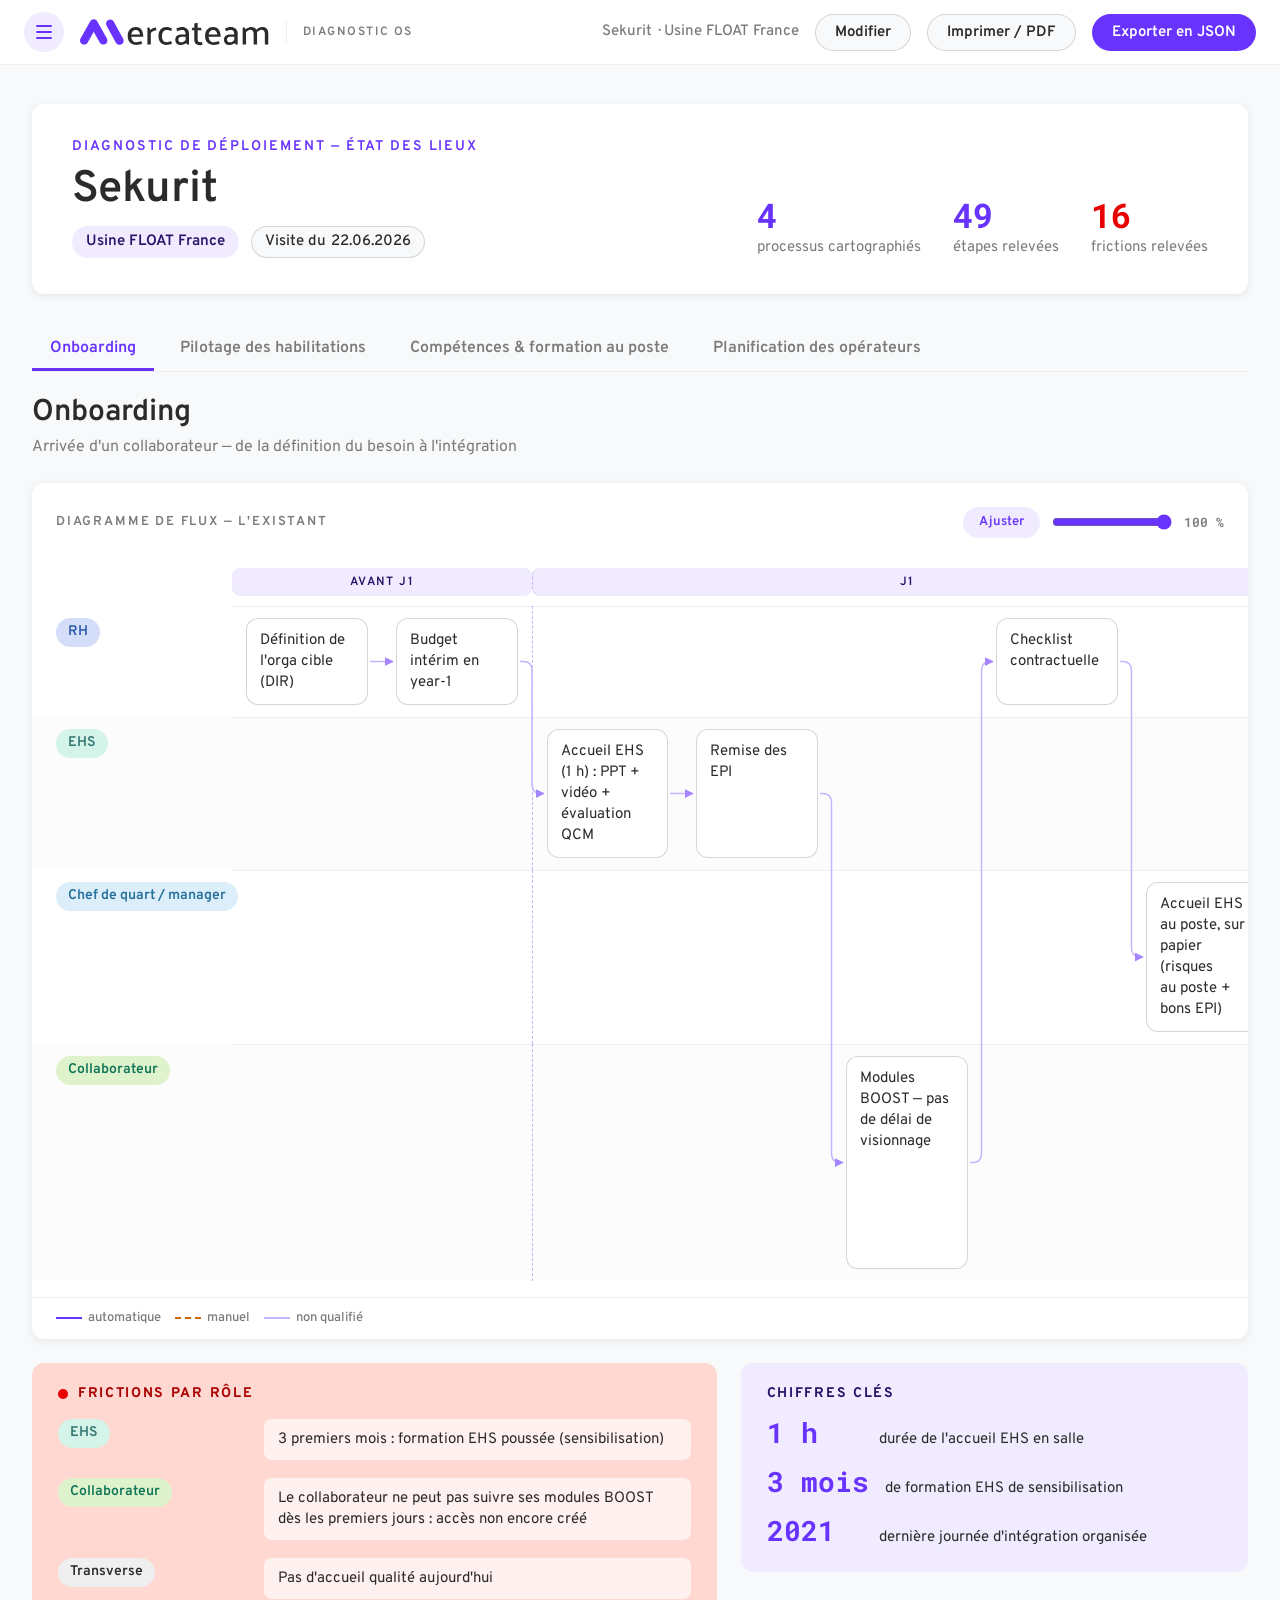
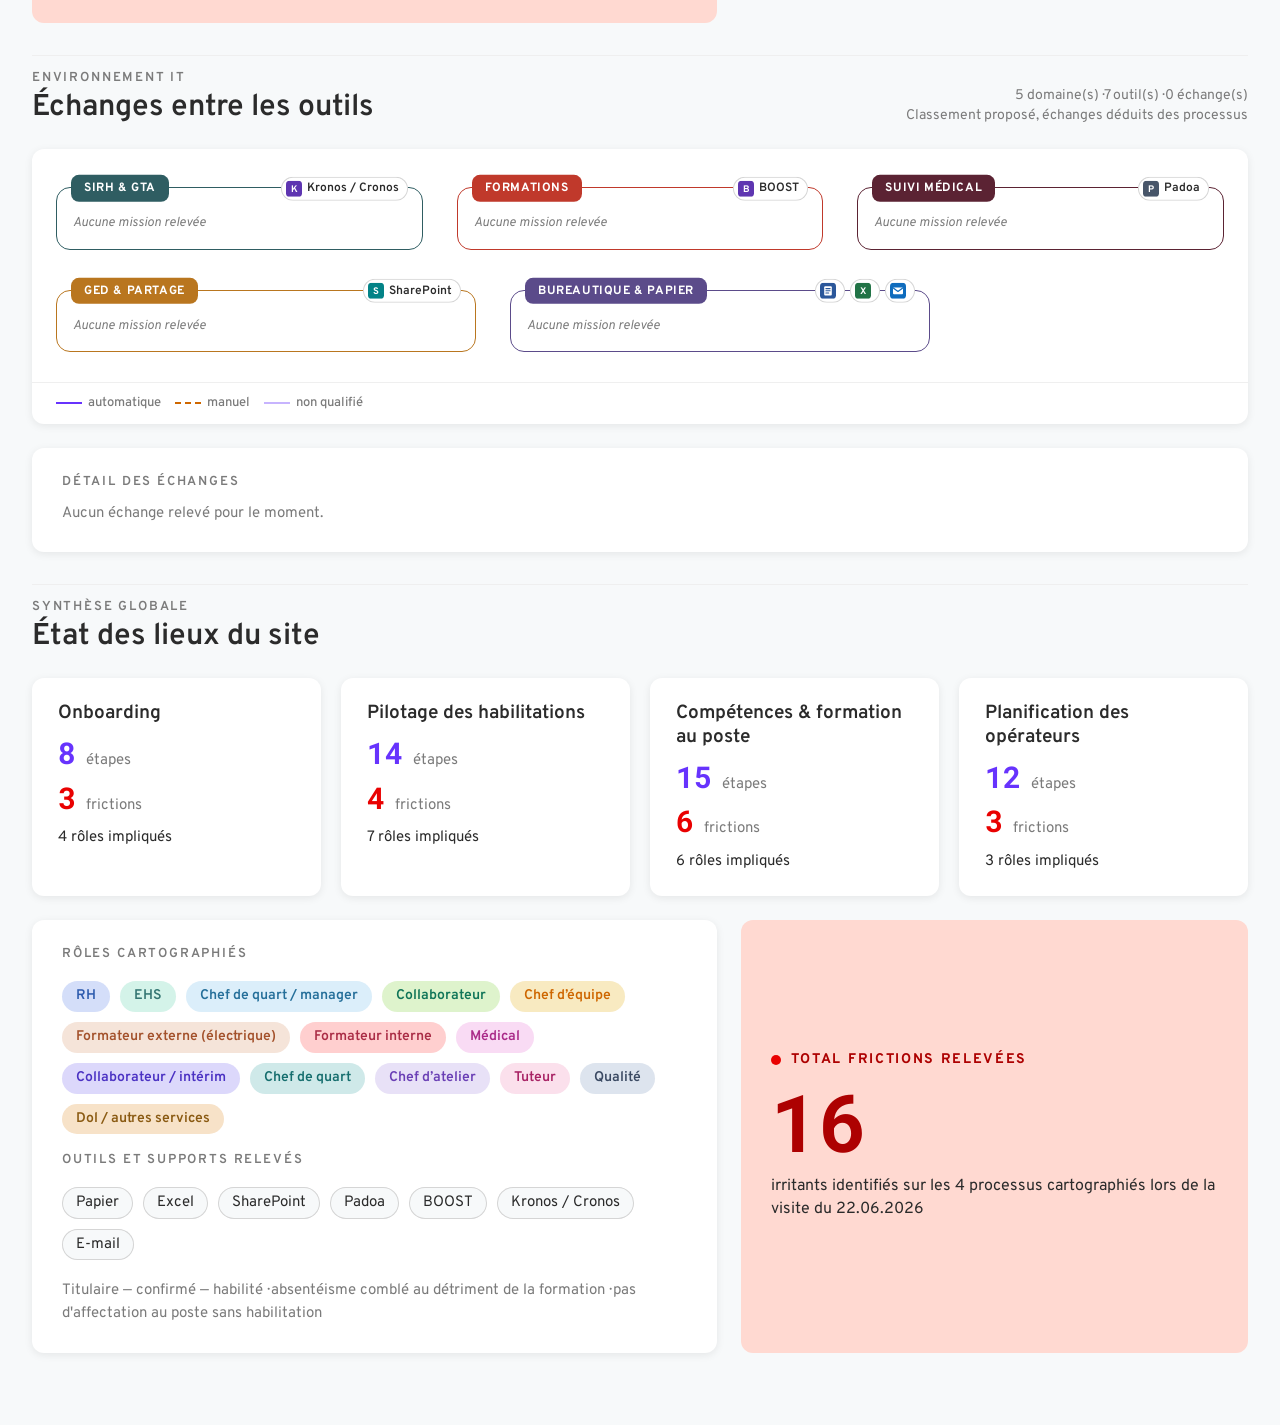
<file: diagnostic-os.html>
<!DOCTYPE html>
<html lang="fr">
<head>
<meta charset="utf-8">
<meta name="viewport" content="width=device-width, initial-scale=1">
<title>Diagnostic OS — Mercateam</title>

<link rel="preconnect" href="https://fonts.googleapis.com">
<link rel="preconnect" href="https://fonts.gstatic.com" crossorigin>
<link href="https://fonts.googleapis.com/css2?family=Overpass:wght@400;500;600;700&family=Roboto+Mono:wght@400;500;700&display=swap" rel="stylesheet">
<link href="https://api.fontshare.com/v2/css?f[]=general-sans@600&display=swap" rel="stylesheet">

<style>
/* =========================================================================
   1. JETONS — charte Mercateam 2024
   ========================================================================= */
:root {
  --violet:        #6733FD;   /* primary-500 : CTA, liens, états actifs */
  --violet-300:    #8C63FD;   /* hover primaire */
  --violet-200:    #C7B4FE;
  --violet-150:    #D1C2FE;
  --violet-400:    #A485FE;
  --violet-50:     #F0EBFF;   /* wash violet */
  --violet-800:    #2A146A;   /* texte sur wash violet */
  --turquoise:     #2AC6CC;

  --encre:         #2B2B2B;   /* texte principal */
  --gris:          #7B7B7B;   /* texte secondaire */
  --bord:          #D5D5D5;   /* anneaux d'input et de carte */
  --filet:         #EFEFEF;   /* séparateurs */
  --page:          #F7F9FA;   /* fond de page */
  --blanc:         #FFFFFF;
  --blanc-casse:   #FCFCFD;   /* couloir alterné */

  /* Rouge = friction, uniquement. Jamais une force. */
  --rouge:         #E90101;
  --rouge-fonce:   #AD0101;
  --rouge-clair:   #FFD9D1;
  --rouge-anneau:  #FFB3A3;

  --r-chip:   4px;
  --r-petit:  8px;
  --r-carte:  12px;
  --r-pilule: 100px;

  --ombre:    0 2px 8px rgba(0, 0, 0, .08);
  --ombre-lg: 0 8px 32px rgba(0, 0, 0, .12);
  --anneau:   inset 0 0 0 1px var(--bord);

  --ui:      'Overpass', system-ui, -apple-system, sans-serif;
  --titre:   'General Sans', 'Overpass', system-ui, sans-serif;
  --mono:    'Roboto Mono', ui-monospace, monospace;

  --colonne-max: 300px;       /* plafond d'une colonne d'étape (fit-content) */
  --couloir: 200px;           /* largeur de la colonne des rôles */
}

/* =========================================================================
   2. BASE
   ========================================================================= */
* { box-sizing: border-box; }

body {
  margin: 0;
  background: var(--page);
  color: var(--encre);
  font: 400 15px/1.4 var(--ui);
  -webkit-font-smoothing: antialiased;
}

h1, h2 { margin: 0; font-family: var(--titre); font-weight: 600; }
h1 { font-size: 44px; line-height: 1.1; }
h2 { font-size: 30px; line-height: 1.15; }

button { font-family: var(--ui); }
input, textarea, select { font-family: var(--ui); }
textarea { resize: vertical; }

.libelle {
  font: 600 12px/1 var(--ui);
  color: var(--gris);
  letter-spacing: .12em;
  text-transform: uppercase;
}
.libelle--large { font-size: 13px; letter-spacing: .14em; }
.sourdine { color: var(--gris); }
.mono { font-family: var(--mono); }

/* =========================================================================
   3. BOUTONS
   ========================================================================= */
.bouton {
  border: none;
  border-radius: var(--r-pilule);
  font: 600 15px/1 var(--ui);
  padding: 11px 20px;
  cursor: pointer;
  transition: background .15s, color .15s, box-shadow .15s;
  white-space: nowrap;
}
.bouton--primaire { background: var(--violet); color: var(--blanc); }
.bouton--primaire:hover { background: var(--violet-300); }
.bouton--primaire:active { background: var(--violet-800); }

.bouton--secondaire { background: var(--page); box-shadow: var(--anneau); color: var(--encre); }
.bouton--secondaire:hover { background: var(--violet-50); }

.bouton--sombre { background: var(--violet-800); color: var(--blanc); }
.bouton--sombre:hover { background: var(--violet); }

.bouton--mini {
  background: var(--violet-50);
  color: var(--violet);
  font-size: 13px;
  padding: 9px 16px;
}
.bouton--mini:hover { background: var(--violet-150); }

.bouton--danger {
  background: transparent;
  box-shadow: inset 0 0 0 1px var(--rouge-anneau);
  color: var(--rouge-fonce);
  font-size: 14px;
  padding: 11px 18px;
}
.bouton--danger:hover { background: var(--rouge-clair); }

.bouton--carre {
  width: 34px; height: 34px; padding: 0;
  background: var(--page);
  box-shadow: var(--anneau);
  color: var(--gris);
  font: 400 15px/1 var(--ui);
}
.bouton--carre:hover:not(:disabled) { background: var(--violet-50); color: var(--violet); }
.bouton--carre[data-role="supprimer"]:hover { background: var(--rouge-clair); color: var(--rouge-fonce); }
.bouton--carre:disabled { opacity: .35; cursor: default; }

.bouton--clair {
  width: 34px; height: 34px; padding: 0;
  background: rgba(255, 255, 255, .7);
  box-shadow: none;
  color: var(--gris);
  font: 400 15px/1 var(--ui);
}
.bouton--clair:hover { background: var(--blanc); color: var(--rouge-fonce); }

.bouton--ajout-clair {
  background: rgba(255, 255, 255, .7);
  font-size: 13px;
  padding: 9px 16px;
  align-self: flex-start;
}
.bouton--ajout-clair:hover { background: var(--blanc); }
.panneau--frictions .bouton--ajout-clair { color: var(--rouge-fonce); }
.panneau--chiffres  .bouton--ajout-clair { color: var(--violet); }

.bouton--retirer {
  width: 22px; height: 22px; padding: 0;
  background: transparent;
  color: var(--gris);
  font: 400 15px/1 var(--ui);
  border-radius: var(--r-pilule);
  border: none;
  cursor: pointer;
}
.bouton--retirer:hover { background: var(--rouge-clair); color: var(--rouge-fonce); }

/* =========================================================================
   4. CHAMPS
   ========================================================================= */
.champ, .zone, .selecteur {
  width: 100%;
  border: none;
  border-radius: var(--r-petit);
  background: var(--blanc);
  box-shadow: var(--anneau);
  padding: 9px 12px;
  font: 400 15px/1.4 var(--ui);
  color: var(--encre);
  outline: none;
  transition: box-shadow .15s;
}
.champ:focus, .zone:focus, .selecteur:focus { box-shadow: inset 0 0 0 1px var(--violet); }
.selecteur { cursor: pointer; }

.champ--valeur { font: 700 17px/1.2 var(--mono); color: var(--violet); }

.zone--claire {
  background: rgba(255, 255, 255, .75);
  box-shadow: inset 0 0 0 1px rgba(173, 1, 1, .18);
}
.zone--claire:focus { box-shadow: inset 0 0 0 1px var(--rouge); }

.champ-nu {
  width: 130px;
  border: none;
  background: transparent;
  font: 400 15px/1.3 var(--ui);
  color: var(--encre);
  outline: none;
}

.groupe { display: flex; flex-direction: column; gap: 7px; }

/* =========================================================================
   5. BARRE SUPÉRIEURE ET TIROIR
   ========================================================================= */
.barre {
  position: sticky; top: 0; z-index: 40;
  height: 64px;
  background: var(--blanc);
  box-shadow: 0 1px 0 var(--filet);
  display: flex; align-items: center; justify-content: space-between;
  padding: 0 24px; gap: 24px;
}
.barre__bloc { display: flex; align-items: center; gap: 16px; }
.barre__logo { width: 190px; height: 27px; display: block; }
.barre__logo svg { width: 100%; height: 100%; display: block; }
.barre__filet { width: 1px; height: 24px; background: var(--filet); }
.barre__contexte { display: flex; align-items: center; gap: 6px; font: 500 15px/1.3 var(--ui); color: var(--gris); }

.burger {
  width: 40px; height: 40px;
  border: none; border-radius: var(--r-pilule);
  background: var(--violet-50);
  display: flex; flex-direction: column; align-items: center; justify-content: center; gap: 4px;
  cursor: pointer;
}
.burger:hover { background: var(--violet-150); }
.burger span { display: block; width: 16px; height: 2px; border-radius: var(--r-pilule); background: var(--violet); }

.puce-edition {
  display: inline-flex; align-items: center; gap: 7px;
  padding: 6px 14px; border-radius: var(--r-pilule);
  background: var(--violet-50); color: var(--violet-800);
  font: 600 14px/1.3 var(--ui);
}
.puce-edition::before {
  content: ''; width: 8px; height: 8px;
  border-radius: var(--r-pilule); background: var(--violet);
}

.voile { position: fixed; inset: 0; z-index: 50; background: rgba(43, 43, 43, .45); border: none; }

.tiroir {
  position: fixed; top: 0; left: 0; bottom: 0; z-index: 60;
  width: 400px; background: var(--blanc);
  box-shadow: var(--ombre-lg);
  display: flex; flex-direction: column;
}
.tiroir__entete {
  height: 64px; padding: 0 24px;
  display: flex; align-items: center; justify-content: space-between;
  border-bottom: 1px solid var(--filet);
}
.tiroir__corps { flex: 1; overflow-y: auto; padding: 24px; display: flex; flex-direction: column; gap: 12px; }
.tiroir__pied { padding: 24px; border-top: 1px solid var(--filet); display: flex; flex-direction: column; gap: 12px; }
.tiroir__fermer {
  width: 36px; height: 36px; border: none; border-radius: var(--r-pilule);
  background: var(--page); color: var(--encre); font: 400 20px/1 var(--ui); cursor: pointer;
}
.tiroir__fermer:hover { background: var(--violet-50); }

.fiche-client {
  border: none; text-align: left; cursor: pointer;
  border-radius: var(--r-carte); padding: 14px 16px;
  background: var(--page); color: var(--encre);
  box-shadow: inset 0 0 0 1px var(--filet);
  display: flex; flex-direction: column; gap: 4px;
}
.fiche-client:hover { box-shadow: inset 0 0 0 1px var(--violet-200); }
.fiche-client--actif {
  background: var(--violet-50); color: var(--violet-800);
  box-shadow: inset 0 0 0 1px var(--violet-400);
}
.fiche-client__nom { font: 600 16px/1.3 var(--ui); }
.fiche-client__meta { font: 400 14px/1.3 var(--ui); opacity: .7; }

/* =========================================================================
   6. STRUCTURE DE PAGE
   ========================================================================= */
.principal {
  width: 100%; max-width: 2400px; margin: 0 auto;
  padding: 40px clamp(16px, 2.5vw, 40px) 72px;
  display: flex; flex-direction: column; gap: 32px;
}
.section { display: flex; flex-direction: column; gap: 24px; }
.section--synthese { padding-top: 16px; border-top: 1px solid var(--filet); }

.carte {
  background: var(--blanc);
  border-radius: var(--r-carte);
  box-shadow: var(--ombre);
  padding: 28px 30px;
  display: flex; flex-direction: column; gap: 22px;
}
.carte--flux { padding: 24px 0 8px; gap: 0; }

.grille-3 { display: grid; grid-template-columns: repeat(3, 1fr); gap: 16px; }
.grille-1-2 { display: grid; grid-template-columns: 1fr 2fr; gap: 16px; }
.grille-analyse { display: grid; grid-template-columns: 1.35fr 1fr; gap: 24px; align-items: start; }
.rangee { display: flex; align-items: center; gap: 12px; flex-wrap: wrap; }
.rangee--pied { padding-top: 4px; border-top: 1px solid var(--filet); }
.pousse-droite { margin-left: auto; }

/* --- en-tête du diagnostic --- */
.entete {
  background: var(--blanc); border-radius: var(--r-carte); box-shadow: var(--ombre);
  padding: 36px 40px;
  display: flex; align-items: flex-end; justify-content: space-between;
  gap: 40px; flex-wrap: wrap;
}
.entete__titre { display: flex; flex-direction: column; gap: 12px; }
.entete__sur-titre { font: 600 14px/1 var(--ui); color: var(--violet); letter-spacing: .14em; text-transform: uppercase; }
.entete__kpis { display: flex; gap: 32px; }
.kpi { display: flex; flex-direction: column; gap: 6px; }
.kpi__valeur { font: 700 34px/1 var(--mono); color: var(--violet); }
.kpi__valeur--friction { color: var(--rouge); }
.kpi__libelle { font: 400 15px/1.3 var(--ui); color: var(--gris); }

.pilule {
  display: inline-flex; align-items: center; gap: 5px;
  padding: 6px 14px; border-radius: var(--r-pilule);
  font: 500 15px/1.3 var(--ui);
}
.pilule--violet { background: var(--violet-50); color: var(--violet-800); font-weight: 600; }
.pilule--contour { background: var(--page); box-shadow: var(--anneau); color: var(--encre); }

/* --- onglets de processus --- */
.onglets {
  display: flex; gap: 8px; flex-wrap: wrap; align-items: center;
  border-bottom: 1px solid var(--filet);
}
.onglet {
  border: none; cursor: pointer; background: transparent;
  padding: 12px 18px;
  font: 600 16px/1.3 var(--ui); color: var(--gris);
}
.onglet:hover { color: var(--encre); }
.onglet--actif { color: var(--violet); box-shadow: inset 0 -3px 0 var(--violet); }

/* =========================================================================
   7. DIAGRAMME DE FLUX
   Une seule grille pour tout le diagramme : ligne 1 = frise temporelle,
   puis une ligne par rôle. C'est ce qui permet à une carte de chevaucher
   deux couloirs (grid-row: span 2).
   Colonnes en fit-content() : chaque étape ne prend que la largeur de son
   texte, plafonnée — d'où beaucoup moins de défilement horizontal.
   ========================================================================= */
.flux__entete {
  display: flex; align-items: center; justify-content: space-between;
  padding: 0 24px 16px; gap: 16px; flex-wrap: wrap;
}
.flux-defile { overflow-x: auto; padding: 14px 24px 16px 0; }

.flux {
  min-width: min-content;
  display: grid;
  position: relative;
  align-items: stretch;
}

/* fond du couloir, tiré sur toute la largeur de la grille */
.flux__bande { z-index: 0; background: var(--blanc); border-top: 1px solid var(--filet); }
.flux__bande--paire { background: var(--blanc-casse); }

.flux-svg { position: absolute; left: 0; top: 0; z-index: 2; pointer-events: none; overflow: visible; }
/* Les flèches visibles restent sous les cartes (z-index 2), mais les zones de
   clic doivent passer AU-DESSUS des cellules (z-index 3) : sinon la cellule
   intercepte le clic et la flèche n'est jamais atteinte. D'où deux calques. */
.flux-svg--cibles { z-index: 5; }
/* chemin transparent élargi : cible de clic confortable sur la flèche */
.fleche-cible { pointer-events: stroke; cursor: pointer; }

/* --- frise temporelle --- */
.flux__phase {
  position: relative;
  margin: 0 0 10px; padding: 7px 12px;
  border-radius: var(--r-petit);
  background: var(--violet-50); color: var(--violet-800);
  display: flex; flex-direction: column; align-items: center; gap: 4px;
  z-index: 3;
}
.flux__phase--vide { background: transparent; }
.flux__phase--coupe { border-left: 1px dashed var(--violet-200); }
.flux__phase-libelle {
  font: 600 12px/1.2 var(--ui); letter-spacing: .12em; text-transform: uppercase; text-align: center;
}
/* bouton d'ajout en bout de frise, aligné sur les bandeaux */
.flux__phase-ajout {
  margin: 0 0 10px; padding: 7px 10px;
  border: 1px dashed var(--violet-200); border-radius: var(--r-petit);
  background: transparent; color: var(--violet);
  font: 600 12px/1 var(--ui); letter-spacing: .06em; text-transform: uppercase;
  cursor: pointer; z-index: 3;
  opacity: .55; transition: opacity .15s, background .15s;
}
.flux__phase-ajout:hover { opacity: 1; background: var(--violet-50); }

/* écart de temps entre deux jalons, posé sur la séparation */
.flux__ecart {
  position: absolute; left: 0; top: -10px; transform: translateX(-50%);
  background: var(--blanc); box-shadow: inset 0 0 0 1px var(--violet-200);
  color: var(--violet); font: 600 11px/1 var(--mono);
  padding: 3px 8px; border-radius: var(--r-pilule);
  white-space: nowrap; z-index: 4;
}

/* --- couloirs et cellules --- */
.flux__etiquette {
  position: sticky; left: 0; z-index: 6;
  display: flex; align-items: center;
  padding: 12px 16px 12px 24px;   /* la marge vit ici, pas sur le conteneur défilant */
}
.flux__cellule {
  z-index: 3;
  padding: 12px 14px;
  display: flex; align-items: stretch;
  min-width: 150px;
}
.flux__cellule--coupe { border-left: 1px dashed var(--violet-200); }

.flux__carte {
  position: relative;   /* repère du bandeau de supports à cheval sur la bordure */
  /* pas de width:100% : sinon la grille ne peut pas mesurer le texte
     et toutes les colonnes retombent sur le plancher de min-width. */
  flex: 1 1 auto; min-width: 0; text-align: left;
  background: var(--blanc); border: none;
  border-radius: var(--r-carte);
  box-shadow: var(--anneau);
  padding: 12px 14px;
  display: flex; flex-direction: column; gap: 8px;
}
/* Carte à cheval : elle garde sa taille d'origine et se centre sur la ligne
   de séparation des deux couloirs (décalage calculé après la mise en page). */
.flux__cellule--cheval { align-items: flex-start; }
.flux__carte--cheval {
  z-index: 4;
  box-shadow: 0 2px 8px rgba(0, 0, 0, .10), inset 0 0 0 1px var(--violet-200);
}
.flux__carte--actif { box-shadow: inset 0 0 0 2px var(--violet); }
.flux__carte-tete {
  display: flex; align-items: flex-start; flex-wrap: wrap; gap: 4px 8px;
}
.flux__carte-phase {
  flex: 1 1 auto; min-width: 0;
  font: 600 12px/1.2 var(--ui); color: var(--violet-400);
  letter-spacing: .1em; text-transform: uppercase;
}
.flux__carte-texte { font: 400 15px/1.4 var(--ui); color: var(--encre); text-wrap: pretty; }

/* --- supports : badges de marque, à cheval sur la bordure haute de la carte --- */
.badge-support { display: block; flex: none; }
/* Infobulle de charte, en remplacement de l'infobulle native du navigateur :
   apparition en 120 ms, violet de charte plutôt que le noir du système. Elle
   est en position absolue, donc elle ne déplace jamais la mise en page. */
.pastille-outil { position: relative; display: inline-flex; flex: none; }
.pastille-outil::after {
  content: attr(data-outil);
  position: absolute; bottom: calc(100% + 6px); left: 50%;
  transform: translateX(-50%);
  padding: 4px 8px; border-radius: var(--r-chip);
  background: var(--violet); color: var(--blanc);
  font: 500 12px/1.2 var(--ui); white-space: nowrap;
  box-shadow: 0 4px 12px rgba(0, 0, 0, .18);
  opacity: 0; visibility: hidden; pointer-events: none; z-index: 40;
  transition: opacity 120ms ease, visibility 120ms;
}
.pastille-outil:hover::after, .pastille-outil:focus-visible::after {
  opacity: 1; visibility: visible;
}
/* Enveloppe imbriquée : seule l'extérieure parle. L'environnement IT enveloppe
   la pastille pour porter le nom TRADUIT, que `badgeSupport` ne connaît pas. */
.pastille-outil .pastille-outil::after { content: none; }

.supports-bordure {
  position: absolute; top: 0; left: 12px; z-index: 4;
  transform: translateY(-50%);
  display: inline-flex; align-items: center; gap: 4px;
  max-width: calc(100% - 40px);   /* laisse la place à la poignée */
}
.supports-bordure__reste {
  font: 700 10px/1 var(--mono); color: var(--violet);
  background: var(--blanc); border-radius: var(--r-pilule); padding: 3px 5px;
}
/* En édition, chaque badge porte sa croix de retrait : fond blanc pour rester
   lisible en chevauchant la bordure. */
.support-modif {
  display: inline-flex; align-items: center; gap: 1px;
  padding: 2px 2px 2px 3px;
  border-radius: var(--r-petit);
  background: var(--blanc); box-shadow: var(--anneau);
}
.support-modif:hover { box-shadow: inset 0 0 0 1px var(--violet-200); }

.chip {
  display: inline-flex; align-items: center; justify-self: start; align-self: start;
  padding: 5px 12px; border-radius: var(--r-pilule);
  background: var(--chip-fond, var(--filet)); color: var(--chip-encre, var(--encre));
  font: 600 14px/1.35 var(--ui); white-space: nowrap;
}
.chip--large { padding: 6px 14px; }
.chip--mini { padding: 2px 8px; font-size: 11px; }

.vide {
  margin: 0 24px 20px; padding: 40px;
  border-radius: var(--r-carte);
  background: var(--page); box-shadow: inset 0 0 0 1px var(--filet);
  display: flex; flex-direction: column; align-items: center; gap: 10px; text-align: center;
}
.vide__titre { font: 600 17px/1.3 var(--ui); }

/* --- barre de zoom --- */
.flux__zoom { display: flex; align-items: center; gap: 10px; }
.flux__zoom input[type="range"] { width: 120px; accent-color: var(--violet); cursor: pointer; }
.flux__zoom-valeur { font: 600 13px/1 var(--mono); color: var(--gris); min-width: 40px; text-align: right; }

/* --- légende des flèches --- */
.flux__legende { display: flex; align-items: center; gap: 14px; flex-wrap: wrap; }
.flux__legende-item { display: inline-flex; align-items: center; gap: 6px; font: 500 13px/1 var(--ui); color: var(--gris); }
.flux__legende-trait { width: 26px; height: 0; border-top-width: 2px; }

/* =========================================================================
   7 bis. ÉDITION DIRECTE SUR LE DIAGRAMME
   ========================================================================= */
.flux--edition .flux__cellule { min-width: 210px; }

/* champ de phase du bandeau : renomme la phase de tout le groupe */
.flux__phase-edition { display: flex; align-items: center; gap: 2px; width: 100%; }
.bouton--puce-claire {
  width: 22px; height: 22px; flex: none; padding: 0;
  border: none; border-radius: var(--r-pilule);
  background: rgba(255, 255, 255, .7);
  color: var(--violet-800); font: 400 13px/1 var(--ui); cursor: pointer;
  opacity: 0; transition: opacity .15s, background .15s, color .15s;
}
.flux__phase:hover .bouton--puce-claire,
.flux__phase-edition:focus-within .bouton--puce-claire { opacity: 1; }
.bouton--puce-claire:hover { background: var(--blanc); color: var(--rouge-fonce); }

.flux__phase-champ {
  width: 100%; min-width: 0; border: none; background: transparent;
  padding: 2px 4px; outline: none;
  border-radius: var(--r-chip);
  text-align: center;
}
.flux__phase-champ {
  font: 600 12px/1.2 var(--ui); color: var(--violet-800);
  letter-spacing: .12em; text-transform: uppercase;
}
.flux__phase-champ:hover { background: rgba(255, 255, 255, .6); }
.flux__phase-champ:focus { background: var(--blanc); box-shadow: inset 0 0 0 1px var(--violet); }
.flux__phase-champ::placeholder { color: var(--violet-400); }

/* couloir de rôle éditable */
.flux__etiquette--edition { flex-direction: column; align-items: stretch; gap: 6px; padding-right: 12px; }
/* Garde l'aspect « pastille de rôle » : le code couleur reste lisible en édition. */
.flux__role-champ {
  width: 100%; border: none; border-radius: var(--r-pilule);
  padding: 5px 12px; outline: none;
  background: var(--chip-fond, var(--filet));
  color: var(--chip-encre, var(--encre));
  font: 600 14px/1.35 var(--ui);
  text-overflow: ellipsis;
}
.flux__role-champ:hover { box-shadow: 0 0 0 1px var(--chip-encre, var(--bord)); }
.flux__role-champ:focus { background: var(--blanc); color: var(--encre); box-shadow: inset 0 0 0 1px var(--violet); }
.flux__role-outils { display: flex; gap: 4px; opacity: 0; transition: opacity .15s; }
.flux__etiquette--edition:hover .flux__role-outils,
.flux__etiquette--edition:focus-within .flux__role-outils { opacity: 1; }
.bouton--puce {
  width: 26px; height: 26px; padding: 0;
  border: none; border-radius: var(--r-pilule);
  background: var(--page); box-shadow: var(--anneau);
  color: var(--gris); font: 400 13px/1 var(--ui); cursor: pointer;
}
.bouton--puce:hover:not(:disabled) { background: var(--violet-50); color: var(--violet); }
.bouton--puce[data-role="supprimer"]:hover { background: var(--rouge-clair); color: var(--rouge-fonce); }
.bouton--puce:disabled { opacity: .3; cursor: default; }
.bouton--puce svg { display: block; margin: 0 auto; }

/* carte d'étape en édition */
.flux__carte--edition { position: relative; gap: 6px; padding: 10px 12px 8px; }
.flux__carte--edition:focus-within { box-shadow: inset 0 0 0 2px var(--violet); }
.carte__tete { display: flex; align-items: center; justify-content: flex-end; gap: 6px; }
.carte__poignee {
  cursor: grab; color: var(--bord); font-size: 14px; line-height: 1;
  padding: 2px 3px; border-radius: var(--r-chip); user-select: none;
}
.carte__poignee:hover { color: var(--violet); background: var(--violet-50); }
.carte__poignee:active { cursor: grabbing; }
.carte__texte {
  width: 100%; border: none; background: transparent;
  padding: 2px 4px; outline: none; overflow: hidden;
  border-radius: var(--r-chip);
  font: 400 15px/1.4 var(--ui); color: var(--encre);
  resize: none;
}
.carte__texte:hover { background: var(--page); }
.carte__texte:focus { background: var(--page); box-shadow: inset 0 0 0 1px var(--violet-200); }
.carte__texte::placeholder { color: var(--bord); }
/* supports : pastilles retirables + liste déroulante des outils du site */
.support--modif { gap: 2px; padding-right: 3px; }
.carte__support-choix {
  align-self: flex-start;
  border: none; background: transparent; outline: none; cursor: pointer;
  padding: 2px 4px; border-radius: var(--r-chip);
  font: 600 11px/1.3 var(--ui); color: var(--violet);
  max-width: 100%;
}
.carte__support-choix:hover { background: var(--violet-50); }
.carte__support-choix:focus { background: var(--violet-50); box-shadow: inset 0 0 0 1px var(--violet-200); }

/* Les commandes secondaires s'effacent au repos mais gardent leur place :
   aucun calque ne vient recouvrir le texte ni le choix du support. */
.carte__outils {
  display: flex; gap: 4px; justify-content: flex-end;
  opacity: 0; transition: opacity .15s;
}
.flux__carte--edition:hover .carte__outils,
.flux__carte--edition:focus-within .carte__outils { opacity: 1; }

/* glisser-déposer d'une étape vers un autre couloir / une autre colonne */
.flux__carte--glissee { opacity: .35; }
.flux__cellule--cible { background: var(--violet-50); box-shadow: inset 0 0 0 2px var(--violet-200); border-radius: var(--r-carte); }

/* Bandes de dépôt sur la séparation de deux couloirs : inertes au repos,
   activées seulement pendant un glissement. */
.flux__frontiere {
  align-self: end; height: 20px; z-index: 5;
  transform: translateY(10px);
  pointer-events: none; border-radius: var(--r-pilule);
  margin: 0 14px;
}
.flux--glisse .flux__frontiere {
  pointer-events: auto;
  box-shadow: inset 0 0 0 1px var(--violet-200);
  background: rgba(103, 51, 253, .05);
}
.flux--glisse .flux__frontiere--cible {
  background: var(--violet-50);
  box-shadow: inset 0 0 0 2px var(--violet);
}
.flux__ajout {
  width: 100%; min-height: 46px;
  border: 1px dashed var(--bord); border-radius: var(--r-carte);
  background: transparent; color: var(--gris);
  font: 600 13px/1 var(--ui); cursor: pointer;
  opacity: .4; transition: opacity .15s, background .15s, color .15s;
}
.flux__cellule:hover .flux__ajout { opacity: 1; }
.flux__ajout:hover { background: var(--violet-50); border-color: var(--violet-200); color: var(--violet); opacity: 1; }
.flux__pied {
  display: flex; align-items: center; gap: 12px; flex-wrap: wrap;
  padding: 14px 24px 6px; border-top: 1px solid var(--filet);
}

/* =========================================================================
   8. TABLEAU D'ÉTAPES ET PANNEAUX
   ========================================================================= */
.table-etapes {
  display: grid;
  grid-template-columns: 44px 190px 1fr 190px 128px;
  gap: 10px 12px; align-items: center;
}
.table-etapes__num { font: 700 15px/1 var(--mono); color: var(--gris); text-align: center; }
.table-etapes__num--actif { color: var(--violet); }
.table-etapes__actions { display: flex; gap: 6px; }

.roles-ligne { display: grid; grid-template-columns: var(--couloir) 1fr auto; gap: 12px; align-items: center; }

.panneau {
  border-radius: var(--r-carte);
  padding: 24px 26px;
  display: flex; flex-direction: column; gap: 18px;
}
.panneau--frictions { background: var(--rouge-clair); }
.panneau--chiffres { background: var(--violet-50); }
.panneau__titre { font: 700 14px/1 var(--ui); letter-spacing: .12em; text-transform: uppercase; }
.panneau--frictions .panneau__titre { color: var(--rouge-fonce); display: flex; align-items: center; gap: 10px; }
.panneau--frictions .panneau__titre::before {
  content: ''; width: 10px; height: 10px; border-radius: var(--r-pilule); background: var(--rouge);
}
.panneau--chiffres .panneau__titre { color: var(--violet-800); }

.friction-groupe { display: grid; grid-template-columns: 190px 1fr; gap: 16px; align-items: start; }
.friction-groupe__items { display: flex; flex-direction: column; gap: 8px; }
.friction {
  background: rgba(255, 255, 255, .65);
  border-radius: var(--r-petit);
  padding: 10px 14px;
  font: 400 15px/1.4 var(--ui); text-wrap: pretty;
}
.grille-frictions { display: grid; grid-template-columns: 190px 1fr 34px; gap: 10px 12px; align-items: start; }
.grille-chiffres  { display: grid; grid-template-columns: 110px 1fr 34px; gap: 10px 12px; align-items: center; }

.chiffre { display: flex; align-items: baseline; gap: 16px; }
.chiffre__valeur { font: 700 28px/1 var(--mono); color: var(--violet); min-width: 96px; }
.chiffre__libelle { font: 400 15px/1.4 var(--ui); }

/* =========================================================================
   8 bis. ENVIRONNEMENT IT — logigramme des échanges entre outils
   ========================================================================= */
.section--si { padding-top: 16px; border-top: 1px solid var(--filet); }

.si-defile { overflow-x: auto; padding: 8px 24px 20px; }
.si__grille {
  position: relative;
  display: flex; flex-wrap: wrap; align-items: flex-start;
  gap: 40px 34px; padding: 6px 0 10px;
}
.si-svg { position: absolute; left: 0; top: 0; z-index: 0; pointer-events: none; overflow: visible; }

/* Un bloc par domaine : pastille de titre et badges d'outils en débord sur la
   bordure haute, missions à l'intérieur. */
.si__bloc {
  position: relative; z-index: 1;
  flex: 1 1 300px; max-width: 420px;
  border: 1.5px solid var(--c); border-radius: 14px;
  background: var(--blanc);
  padding: 26px 16px 16px;
}
/* Une seule barre en débord : le titre et les outils se partagent la largeur
   et se réduisent plutôt que de se chevaucher. */
.si__bloc-entete {
  position: absolute; top: 0; left: 14px; right: 14px; transform: translateY(-50%);
  display: flex; align-items: center; justify-content: space-between; gap: 10px;
}
.si__bloc-titre {
  flex: 0 1 auto; min-width: 0;
  display: inline-flex; align-items: center; gap: 3px;
  padding: 6px 13px; border-radius: var(--r-petit);
  background: var(--c); color: var(--blanc);
  font: 700 12px/1.2 var(--ui); letter-spacing: .05em; text-transform: uppercase;
  white-space: nowrap; overflow: hidden; text-overflow: ellipsis;
}
.si__bloc-champ {
  border: none; background: transparent; outline: none;
  color: var(--blanc); font: 700 12px/1.2 var(--ui); letter-spacing: .05em;
  text-transform: uppercase; min-width: 6ch;
}
.si__bloc-titre .bouton--retirer { color: rgba(255, 255, 255, .75); }
.si__bloc-titre .bouton--retirer:hover { background: rgba(255, 255, 255, .22); color: var(--blanc); }

.si__bloc-outils {
  flex: 0 0 auto;
  display: inline-flex; align-items: center; gap: 5px; flex-wrap: nowrap;
}
.si__outil--compact { padding: 4px; }
.si__outil {
  display: inline-flex; align-items: center; gap: 5px;
  padding: 4px 9px 4px 5px; border-radius: var(--r-pilule);
  background: var(--blanc); box-shadow: var(--anneau);
  font: 600 12px/1.2 var(--ui); color: var(--encre); white-space: nowrap;
}

.si__bloc-missions { display: flex; flex-wrap: wrap; gap: 7px; }
.si__mission {
  padding: 7px 12px; border-radius: 7px;
  background: color-mix(in srgb, var(--c) 13%, white);
  color: color-mix(in srgb, var(--c) 78%, black);
  font: 500 14px/1.3 var(--ui);
}
.si__bloc-vide { font: italic 400 13px/1.4 var(--ui); color: var(--gris); }

/* missions éditables */
.si__mission--modif { display: inline-flex; align-items: center; gap: 2px; padding: 4px 4px 4px 10px; }
.si__mission-champ {
  border: none; background: transparent; outline: none;
  color: inherit; font: 500 14px/1.3 var(--ui);
  min-width: 6ch;
}
.si__mission-ajout {
  border: 1px dashed var(--c); border-radius: 7px;
  background: transparent; color: var(--c);
  padding: 6px 11px; cursor: pointer;
  font: 600 12px/1.3 var(--ui);
  opacity: .65; transition: opacity .15s, background .15s;
}
.si__mission-ajout:hover { opacity: 1; background: color-mix(in srgb, var(--c) 10%, white); }

/* classement des outils, en édition */
.si__classement { display: grid; grid-template-columns: repeat(auto-fill, minmax(320px, 1fr)); gap: 10px 16px; }
.si__classement-ligne { display: grid; grid-template-columns: minmax(0, 1fr) minmax(0, 1.2fr); gap: 10px; align-items: center; }

.si__ligne {
  display: grid; grid-template-columns: minmax(0, 1fr) 18px minmax(0, 1fr) 150px minmax(0, 1.4fr) 34px;
  gap: 10px; align-items: center;
}
/* En lecture, les paires outil→outil se serrent sur leur contenu. */
.si__ligne--lecture {
  grid-template-columns: max-content 18px max-content 110px minmax(0, 1fr);
  gap: 12px; padding: 3px 0;
}
.si__paire { display: inline-flex; align-items: center; gap: 7px; font: 500 14px/1.3 var(--ui); }
.si__fleche-texte { text-align: center; font: 600 15px/1 var(--ui); color: var(--violet-400); }
.si__nature { font: 600 12px/1.3 var(--ui); }
.selecteur--compact { padding: 7px 10px; font-size: 14px; }

/* =========================================================================
   9. SYNTHÈSE
   ========================================================================= */
.synthese-grille { display: grid; grid-template-columns: repeat(var(--np, 4), 1fr); gap: 20px; }
.carte-synthese {
  background: var(--blanc); border-radius: var(--r-carte); box-shadow: var(--ombre);
  padding: 24px 26px; display: flex; flex-direction: column; gap: 12px;
}
.carte-synthese__nom { font: 600 19px/1.25 var(--ui); }
.carte-synthese__mesure { display: flex; align-items: baseline; gap: 10px; }
.carte-synthese__nombre { font: 700 30px/1 var(--mono); color: var(--violet); }
.carte-synthese__nombre--friction { color: var(--rouge); }

.grille-bilan { display: grid; grid-template-columns: 1.35fr 1fr; gap: 24px; align-items: stretch; }
.carte-inventaire { background: var(--blanc); border-radius: var(--r-carte); box-shadow: var(--ombre); padding: 28px 30px; display: flex; flex-direction: column; gap: 20px; }
.nuage { display: flex; flex-wrap: wrap; gap: 10px; }
.etiquette-outil {
  display: inline-flex; padding: 6px 14px; border-radius: var(--r-pilule);
  background: var(--page); box-shadow: var(--anneau);
  font: 400 15px/1.3 var(--ui);
}
.total-frictions {
  background: var(--rouge-clair); border-radius: var(--r-carte);
  padding: 28px 30px;
  display: flex; flex-direction: column; gap: 14px; justify-content: center;
}
.total-frictions__nombre { font: 700 80px/1 var(--mono); color: var(--rouge-fonce); }
.total-frictions__legende { font: 400 16px/1.4 var(--ui); }

/* =========================================================================
   10. IMPRESSION / PDF — vue de lecture seule
   ========================================================================= */
/* ==========================================================================
   IMPRESSION — une page par processus, puis l'IT et la synthèse.
   Le document d'impression est monté à l'écran avant d'appeler window.print(),
   à la largeur exacte de la page : les mesures qui servent au zoom de chaque
   diagramme et au tracé des flèches sont donc déjà celles du papier.
   273 mm utiles (A4 paysage moins 12 mm de marge de chaque côté) à 96 dpi.
   ========================================================================== */
.principal--impression {
  width: 1450px; max-width: none; margin: 0 auto; padding: 0; gap: 26px;
}
/* Aucune marge propre : `scrollHeight` doit rendre la hauteur réelle du
   contenu, c'est elle qui pilote l'ajustement à la feuille. */
.page-impression { display: flex; flex-direction: column; gap: 16px; }
.page-impression__bandeau {
  display: flex; justify-content: space-between; align-items: baseline; gap: 16px;
  padding-bottom: 8px; border-bottom: 1px solid var(--filet);
}
.page-impression__client { font-weight: 600; font-size: 14px; color: var(--encre); }
.page-impression__sujet {
  font: 700 11px/1 var(--mono); letter-spacing: .09em;
  text-transform: uppercase; color: var(--gris); white-space: nowrap;
}
.page-impression > .groupe > h2 { margin: 0; }

/* Compaction du bloc d'analyse — le poste le plus lourd de la page : jusqu'à
   585 px mesurés, pour 701 px utiles. Ce qu'on lui reprend revient au
   diagramme. Les frictions passent sur deux colonnes : c'est ce qui coupe le
   plus, sans rien retirer du contenu.
   Ces règles sont portées par le document d'impression, et non par
   `@media print` : les mesures qui pilotent le zoom sont prises à l'écran,
   elles doivent porter sur la mise en page qui sera réellement imprimée. */
.principal--impression .grille-analyse { gap: 14px; }
.principal--impression .panneau { padding: 14px 16px; gap: 10px; }
.principal--impression .friction-groupe { grid-template-columns: 120px 1fr; gap: 10px; }
.principal--impression .friction-groupe__items { display: grid; grid-template-columns: 1fr 1fr; gap: 6px; }
.principal--impression .friction { padding: 7px 10px; font-size: 11.5px; line-height: 1.32; }
.principal--impression .chiffre { gap: 10px; }
.principal--impression .chiffre__valeur { font-size: 20px; min-width: 66px; }
.principal--impression .chiffre__libelle { font-size: 12px; line-height: 1.3; }
.principal--impression .page-impression__bandeau { padding-bottom: 6px; }
.principal--impression h2 { font-size: 24px; }

@media print {
  @page { size: A4 landscape; margin: 12mm; }
  body { background: var(--blanc); }
  .barre, .tiroir, .voile, .onglets, .ne-pas-imprimer { display: none !important; }
  .principal { max-width: none; padding: 0; gap: 20px; }
  /* Le canevas de composition (1450 px) ramené à la largeur utile de la
     feuille (1031 px). Une seule mise à l'échelle, pour tout le document. */
  .principal--impression { width: 1450px; zoom: 0.711; }
  .carte, .entete, .carte-synthese, .carte-inventaire, .panneau, .total-frictions {
    box-shadow: none;
    border: 1px solid var(--filet);
  }
  /* La coupe se décide ici et nulle part ailleurs : un `break-inside: avoid`
     posé sur un conteneur trop large expulsait chaque bloc sur sa propre page. */
  .principal--impression { gap: 0; }
  .page-impression { break-after: page; break-inside: avoid; }
  .page-impression:last-child { break-after: auto; }
  .carte, .si__bloc { break-inside: avoid; }
  .si-defile, .flux-defile { overflow: visible; }
  h2 { break-after: avoid; }
}
</style>
</head>

<body>
<div id="racine"></div>

<script>
/* ==========================================================================
   DONNÉES — reprises telles quelles de clients-data.js
   Chaque étape   : { ordre, role, texte, phase }  → ordre = colonne du flux
   Chaque friction: { role, texte }  → "Transverse" si elle ne porte pas sur un rôle unique
   ========================================================================== */
const BASE_SOURCE = [
  {
    id: 'sekurit-float-france',
    nom: 'Sekurit',
    site: 'Usine FLOAT France',
    date: '22.06.2026',
    processus: [
      {
        id: 'onboarding',
        nom: 'Onboarding',
        soustitre: "Arrivée d'un collaborateur — de la définition du besoin à l'intégration",
        roles: ['RH', 'EHS', 'Chef de quart / manager', 'Collaborateur'],
        etapes: [
          { ordre: 1, role: 'RH', texte: "Définition de l'orga cible (DIR)", phase: 'Avant J1' },
          { ordre: 2, role: 'RH', texte: 'Budget intérim en year-1', phase: 'Avant J1' },
          { ordre: 3, role: 'EHS', texte: 'Accueil EHS (1 h) : PPT + vidéo + évaluation QCM', phase: 'J1' },
          { ordre: 4, role: 'EHS', texte: 'Remise des EPI', phase: 'J1' },
          { ordre: 5, role: 'Collaborateur', texte: 'Modules BOOST — pas de délai de visionnage', phase: 'J1' },
          { ordre: 6, role: 'RH', texte: 'Checklist contractuelle', phase: 'J1' },
          { ordre: 7, role: 'Chef de quart / manager', texte: 'Accueil EHS au poste, sur papier (risques au poste + bons EPI)', phase: 'J1' },
          { ordre: 8, role: 'Collaborateur', texte: "Journée d'intégration (dernière édition fin 2021 avec l'école SG) — beaucoup de personnes en même temps", phase: 'Après J1' }
        ],
        frictions: [
          { role: 'Collaborateur', texte: "Le collaborateur ne peut pas suivre ses modules BOOST dès les premiers jours : accès non encore créé" },
          { role: 'EHS', texte: '3 premiers mois : formation EHS poussée (sensibilisation)' },
          { role: 'Transverse', texte: "Pas d'accueil qualité aujourd'hui" }
        ],
        chiffres: [
          { valeur: '1 h', libelle: "durée de l'accueil EHS en salle" },
          { valeur: '3 mois', libelle: 'de formation EHS de sensibilisation' },
          { valeur: '2021', libelle: "dernière journée d'intégration organisée" }
        ]
      },
      {
        id: 'habilitations',
        nom: 'Pilotage des habilitations',
        soustitre: "Du plan de formation annuel à l'archivage des preuves",
        roles: ['RH', 'Chef d\u2019équipe', 'Formateur externe (électrique)', 'Formateur interne', 'Médical', 'EHS', 'Collaborateur / intérim'],
        etapes: [
          { ordre: 1, role: 'RH', texte: 'Construction du plan de formation annuel', phase: '' },
          { ordre: 2, role: 'Chef d\u2019équipe', texte: 'Entretien annuel', phase: '' },
          { ordre: 3, role: 'RH', texte: 'Organise les formations externes / internes selon les inscriptions des managers — communication par mail', phase: '' },
          { ordre: 4, role: 'Collaborateur / intérim', texte: "Formation CACES en intérim, gérée par l'agence", phase: '' },
          { ordre: 5, role: 'Formateur externe (électrique)', texte: 'Formation', phase: '' },
          { ordre: 6, role: 'Formateur interne', texte: "Formation interne (avec date d'expiration) — support & checklist, salle + terrain", phase: '' },
          { ordre: 7, role: 'Médical', texte: 'Visite médicale (tous les 5 ans)', phase: '' },
          { ordre: 8, role: 'Formateur externe (électrique)', texte: 'Attestation de formation', phase: '' },
          { ordre: 9, role: 'Collaborateur / intérim', texte: 'Signatures (collaborateur, formateur interne, RH)', phase: '' },
          { ordre: 10, role: 'RH', texte: 'Suivi disponible sur le SharePoint', phase: '' },
          { ordre: 11, role: 'Médical', texte: 'Archivage dans Padoa + Excel (historique papier)', phase: '' },
          { ordre: 12, role: 'RH', texte: 'Archivage papier, géré au cas par cas', phase: '' },
          { ordre: 13, role: 'Collaborateur / intérim', texte: "Cartons d'autorisations (toutes habilitations)", phase: '' },
          { ordre: 14, role: 'EHS', texte: "Mise à jour des dates pour les badges d'accès engins", phase: '' }
        ],
        frictions: [
          { role: 'RH', texte: "Renouvellement / archivage gérés au cas par cas — renouvellement parfois à l'aveugle" },
          { role: 'Médical', texte: 'La production ne suit pas le médical' },
          { role: 'Collaborateur / intérim', texte: 'Carton papier : engins, pont, nacelles, SST, médical' },
          { role: 'Transverse', texte: 'La production se repose trop sur une seule personne (Stéphanie)' }
        ],
        chiffres: [
          { valeur: '5 ans', libelle: 'périodicité de la visite médicale' },
          { valeur: '1 / an', libelle: 'construction du plan de formation' },
          { valeur: '3', libelle: "supports d'archivage en parallèle : Padoa, Excel, papier" }
        ]
      },
      {
        id: 'competences',
        nom: 'Compétences & formation au poste',
        soustitre: 'Périmètre production — du livret de formation à la matrice de compétences',
        roles: ['RH', 'Chef de quart', 'Chef d\u2019atelier', 'Tuteur', 'Qualité', 'Collaborateur'],
        etapes: [
          { ordre: 1, role: 'RH', texte: 'Définition du plan de formation — initiation côté production', phase: '' },
          { ordre: 2, role: 'Collaborateur', texte: 'Pré-requis listés dans le livret de formation', phase: '' },
          { ordre: 3, role: 'Collaborateur', texte: 'Livret de formation imprimé et rempli', phase: '' },
          { ordre: 4, role: 'Chef de quart', texte: 'Identification du tuteur (2 maximum) — formation de formateur selon le potentiel pédagogique et sécurité', phase: '' },
          { ordre: 5, role: 'Collaborateur', texte: 'Formation en doublon', phase: '' },
          { ordre: 6, role: 'Qualité', texte: 'Formation R43 en interne — à formaliser', phase: '' },
          { ordre: 7, role: 'Chef d\u2019atelier', texte: 'Rituels de suivi + remplissage du livret', phase: '' },
          { ordre: 8, role: 'Chef d\u2019atelier', texte: 'Checklist de validation', phase: '' },
          { ordre: 9, role: 'Tuteur', texte: 'Évaluation, validation et signature(s)', phase: '' },
          { ordre: 10, role: 'Chef d\u2019atelier', texte: 'Évaluation, validation et signature', phase: '' },
          { ordre: 11, role: 'Tuteur', texte: 'Reformation si nécessaire', phase: '' },
          { ordre: 12, role: 'Tuteur', texte: 'Prime tuteur si preuves de formation validées', phase: '' },
          { ordre: 13, role: 'Chef d\u2019atelier', texte: 'Stockage des livrets — pas toujours rigoureux', phase: '' },
          { ordre: 14, role: 'RH', texte: 'Mise à jour de la matrice de compétences', phase: '' },
          { ordre: 15, role: 'Chef d\u2019atelier', texte: 'Matrice de compétences pas toujours accessible', phase: '' }
        ],
        frictions: [
          { role: 'RH', texte: "Administration BOOST : délais de modification et de création d'accès pour les nouveaux arrivants" },
          { role: 'Chef d\u2019atelier', texte: 'Archivage de la formation validée peu rigoureux' },
          { role: 'Qualité', texte: 'Pas de formation qualité (autres contrôleurs)' },
          { role: 'Transverse', texte: 'La production prend la main sur les lancements de formation — planification et suivi défectueux' },
          { role: 'Transverse', texte: 'Pas de livret de formation pour tous les services : un par poste en production, aucun en exploitation' },
          { role: 'Transverse', texte: 'Livrets construits une fois et non révisés — certains datent de 2014' }
        ],
        chiffres: [
          { valeur: '2', libelle: 'tuteurs maximum identifiés par formation' },
          { valeur: '2014', libelle: 'année de rédaction de certains livrets' }
        ]
      },
      {
        id: 'planification',
        nom: 'Planification des opérateurs',
        soustitre: 'Production & Dol — même process, du M-1 au jour J',
        roles: ['Chef d\u2019équipe', 'Dol / autres services', 'Collaborateur'],
        etapes: [
          { ordre: 1, role: 'Collaborateur', texte: 'Point ordo toutes les semaines (log, prod, qualité, ordo)', phase: 'M-1' },
          { ordre: 2, role: 'Collaborateur', texte: 'Demande de congés via formulaire papier au chef de quart — demande compteur temps Kronos', phase: 'M-1' },
          { ordre: 3, role: 'Dol / autres services', texte: 'Informe des postes ouverts le samedi et le dimanche', phase: 'M-1' },
          { ordre: 4, role: 'Dol / autres services', texte: "S'inscrit sur le planning d'heures supplémentaires", phase: 'M-1' },
          { ordre: 5, role: 'Dol / autres services', texte: 'Validation', phase: 'M-1' },
          { ordre: 6, role: 'Chef d\u2019équipe', texte: 'Construit le planning au mois : titulaires en priorité, formations selon les possibilités', phase: 'M-1' },
          { ordre: 7, role: 'Chef d\u2019équipe', texte: 'Imprime pour le mois M et M+1 à partir du 15', phase: 'S-1' },
          { ordre: 8, role: 'Chef d\u2019équipe', texte: 'Planning du mois diffusé', phase: 'S-1' },
          { ordre: 9, role: 'Collaborateur', texte: 'Consulte le format imprimé devant la salle des chefs de quart', phase: 'Jour J' },
          { ordre: 10, role: 'Collaborateur', texte: 'Absence imprévue', phase: 'Jour J' },
          { ordre: 11, role: 'Chef d\u2019équipe', texte: 'Met à jour chaque jour sur le format papier', phase: 'Jour J' },
          { ordre: 12, role: 'Chef d\u2019équipe', texte: "Alimentation de Cronos de l'absence a posteriori", phase: 'Jour J' }
        ],
        frictions: [
          { role: 'Chef d\u2019équipe', texte: 'Pas de vision consolidée des demandes et des saisies de congés — pas de suivi' },
          { role: 'Chef de quart', texte: 'Pointage à la main des tâches spécifiques à chaque fin de shift' },
          { role: 'Transverse', texte: 'Peu de vision sur les restrictions médicales' }
        ],
        chiffres: [
          { valeur: '5x8', libelle: 'rythme cyclique en production (historiquement différent)' },
          { valeur: '2-5 %', libelle: "d'absentéisme compris dans l'équipe type (2 remplacent)" },
          { valeur: '3', libelle: 'équipes couvertes par les intérimaires' }
        ]
      }
    ],
    outils: ['Papier', 'Excel', 'SharePoint', 'Padoa', 'BOOST', 'Kronos / Cronos', 'E-mail'],
    notes: "Titulaire — confirmé — habilité · absentéisme comblé au détriment de la formation · pas d'affectation au poste sans habilitation"
  }
];

/* ==========================================================================
   CONSTANTES
   ========================================================================== */
const CLE_BASE = 'diagnosticos.base.v2';
const CLE_CLIENT = 'diagnosticos.client.v2';

/* Couleurs de tag de la charte : surface claire + texte foncé.
   20 paires, et non 8 : un diagnostic réel porte jusqu'à 20 rôles distincts,
   et la répartition par empreinte donnait alors deux ou trois rôles par teinte.
   LA PALETTE S'ALLONGE PAR LA FIN, JAMAIS PAR RÉORDONNANCEMENT : les couleurs
   choisies à la main sont enregistrées par INDEX. Copie stricte de `PASTELS`
   dans flux/moteur.js et src/lib/roles.ts. */
const PASTELS = [
  ['#D4DEF9', '#2D5BAE'], ['#D4F3E9', '#337572'], ['#DBEEFA', '#256F9A'], ['#DEF3CC', '#107558'],
  ['#F8EAC1', '#CE6700'], ['#F5E4D9', '#A3512B'], ['#FFCFCF', '#AA2D46'], ['#F9DBF4', '#AA2B89'],
  ['#DCD8FB', '#4B32C3'], ['#CFE9E9', '#166E6E'], ['#E8E1F7', '#6A3FB5'], ['#FBE0EC', '#A82264'],
  ['#DDE4EE', '#3B4A63'], ['#F7E2C8', '#8A5A12'], ['#E6E3DA', '#5F5A4A'], ['#FADFD5', '#93401F'],
  ['#EFDCEA', '#7A2A63'], ['#CDDCF3', '#26467F'], ['#F6D9DE', '#8E2740'], ['#E2DFF0', '#413B7A']
];

const LOGO = `<svg viewBox="0 0 346 48" xmlns="http://www.w3.org/2000/svg" role="img" aria-label="Mercateam">
  <g transform="translate(86.877 6.192)">
    <path d="M 28.416 25.664 L 6.4 25.664 C 6.613 28.523 7.509 30.869 9.088 32.704 C 10.667 34.539 13.035 35.456 16.192 35.456 C 18.026 35.456 19.562 35.264 20.8 34.88 C 22.08 34.453 23.36 33.941 24.64 33.344 L 26.56 37.824 C 25.194 38.763 23.445 39.445 21.312 39.872 C 19.221 40.341 17.514 40.576 16.192 40.576 C 10.987 40.576 6.976 39.083 4.16 36.096 C 1.387 33.067 0 29.12 0 24.256 C 0 19.435 1.301 15.509 3.904 12.48 C 6.549 9.451 10.197 7.936 14.848 7.936 C 19.882 7.936 23.402 9.707 25.408 13.248 C 27.413 16.789 28.416 20.928 28.416 25.664 Z M 22.464 21.504 C 22.08 18.944 21.269 16.917 20.032 15.424 C 18.794 13.931 17.002 13.184 14.656 13.184 C 12.267 13.184 10.389 13.952 9.024 15.488 C 7.659 16.981 6.827 18.987 6.528 21.504 L 22.464 21.504 Z M 35.889 39.808 L 35.889 8.768 L 39.345 8.768 L 41.329 13.184 C 42.523 12.16 44.017 11.179 45.809 10.24 C 47.643 9.259 49.393 8.768 51.057 8.768 L 52.401 13.696 C 50.694 13.696 48.902 14.165 47.025 15.104 C 45.19 16 43.526 17.173 42.033 18.624 L 42.033 39.808 L 35.889 39.808 Z M 70.988 13.184 C 68.087 13.184 65.911 14.251 64.46 16.384 C 63.052 18.475 62.327 21.077 62.284 24.192 C 62.284 27.435 62.967 30.123 64.332 32.256 C 65.698 34.347 67.852 35.392 70.796 35.392 C 72.674 35.392 74.146 35.2 75.212 34.816 C 76.322 34.432 77.538 33.92 78.86 33.28 L 80.716 37.696 C 79.351 38.635 77.687 39.36 75.724 39.872 C 73.762 40.384 72.119 40.64 70.796 40.64 C 66.018 40.64 62.348 39.125 59.788 36.096 C 57.271 33.067 56.012 29.12 56.012 24.256 C 56.055 19.435 57.356 15.509 59.916 12.48 C 62.519 9.451 66.231 7.936 71.052 7.936 C 72.332 7.936 73.932 8.213 75.852 8.768 C 77.815 9.28 79.479 10.005 80.844 10.944 L 79.052 15.296 C 77.73 14.741 76.514 14.251 75.404 13.824 C 74.295 13.397 72.823 13.184 70.988 13.184 Z M 92.121 30.848 C 92.121 32.043 92.547 33.152 93.401 34.176 C 94.254 35.2 95.555 35.712 97.305 35.712 C 98.883 35.712 100.355 35.328 101.721 34.56 C 103.129 33.792 104.366 32.811 105.433 31.616 L 105.433 25.344 L 97.881 25.344 C 96.003 25.344 94.574 25.899 93.593 27.008 C 92.611 28.117 92.121 29.397 92.121 30.848 Z M 88.473 10.688 C 89.667 9.877 91.395 9.216 93.657 8.704 C 95.918 8.192 97.71 7.936 99.033 7.936 C 102.617 7.936 105.603 8.939 107.993 10.944 C 110.382 12.949 111.577 15.552 111.577 18.752 L 111.577 39.808 L 108.121 39.808 C 107.822 39.339 107.545 38.848 107.289 38.336 C 107.033 37.824 106.777 37.333 106.521 36.864 C 105.454 37.803 104.089 38.656 102.425 39.424 C 100.761 40.192 99.097 40.576 97.433 40.576 C 93.763 40.576 91.033 39.659 89.241 37.824 C 87.491 35.989 86.617 33.664 86.617 30.848 C 86.617 27.733 87.662 25.365 89.753 23.744 C 91.886 22.08 94.638 21.248 98.009 21.248 L 105.369 21.248 C 105.369 19.115 104.942 17.28 104.089 15.744 C 103.235 14.208 101.593 13.44 99.161 13.44 C 97.326 13.44 95.662 13.675 94.169 14.144 C 92.675 14.571 91.353 15.04 90.201 15.552 L 88.473 10.688 Z M 136.433 39.552 C 135.878 39.851 135.089 40.149 134.065 40.448 C 133.083 40.747 132.123 40.896 131.185 40.896 C 128.155 40.896 125.745 40.064 123.953 38.4 C 122.161 36.736 121.265 34.325 121.265 31.168 L 121.265 13.824 L 116.913 13.824 L 116.849 9.152 L 121.265 9.152 L 121.265 1.408 L 127.409 0 L 127.409 9.152 L 133.041 9.152 L 134.961 13.824 L 127.409 13.824 L 127.409 30.208 C 127.409 31.787 127.75 33.088 128.433 34.112 C 129.158 35.093 130.289 35.584 131.825 35.584 C 132.337 35.584 132.849 35.52 133.361 35.392 C 133.915 35.221 134.406 35.051 134.833 34.88 L 136.433 39.552 Z M 169.291 25.664 L 147.275 25.664 C 147.488 28.523 148.384 30.869 149.963 32.704 C 151.541 34.539 153.909 35.456 157.067 35.456 C 158.901 35.456 160.437 35.264 161.675 34.88 C 162.955 34.453 164.235 33.941 165.515 33.344 L 167.435 37.824 C 166.069 38.763 164.32 39.445 162.187 39.872 C 160.096 40.341 158.389 40.576 157.067 40.576 C 151.861 40.576 147.851 39.083 145.035 36.096 C 142.261 33.067 140.875 29.12 140.875 24.256 C 140.875 19.435 142.176 15.509 144.779 12.48 C 147.424 9.451 151.072 7.936 155.723 7.936 C 160.757 7.936 164.277 9.707 166.283 13.248 C 168.288 16.789 169.291 20.928 169.291 25.664 Z M 163.339 21.504 C 162.955 18.944 162.144 16.917 160.907 15.424 C 159.669 13.931 157.877 13.184 155.531 13.184 C 153.141 13.184 151.264 13.952 149.899 15.488 C 148.533 16.981 147.701 18.987 147.403 21.504 L 163.339 21.504 Z M 180.796 30.848 C 180.796 32.043 181.222 33.152 182.076 34.176 C 182.929 35.2 184.23 35.712 185.98 35.712 C 187.558 35.712 189.03 35.328 190.396 34.56 C 191.804 33.792 193.041 32.811 194.108 31.616 L 194.108 25.344 L 186.556 25.344 C 184.678 25.344 183.249 25.899 182.268 27.008 C 181.286 28.117 180.796 29.397 180.796 30.848 Z M 177.148 10.688 C 178.342 9.877 180.07 9.216 182.332 8.704 C 184.593 8.192 186.385 7.936 187.708 7.936 C 191.292 7.936 194.278 8.939 196.668 10.944 C 199.057 12.949 200.252 15.552 200.252 18.752 L 200.252 39.808 L 196.796 39.808 C 196.497 39.339 196.22 38.848 195.964 38.336 C 195.708 37.824 195.452 37.333 195.196 36.864 C 194.129 37.803 192.764 38.656 191.1 39.424 C 189.436 40.192 187.772 40.576 186.108 40.576 C 182.438 40.576 179.708 39.659 177.916 37.824 C 176.166 35.989 175.292 33.664 175.292 30.848 C 175.292 27.733 176.337 25.365 178.428 23.744 C 180.561 22.08 183.313 21.248 186.684 21.248 L 194.044 21.248 C 194.044 19.115 193.617 17.28 192.764 15.744 C 191.91 14.208 190.268 13.44 187.836 13.44 C 186.001 13.44 184.337 13.675 182.844 14.144 C 181.35 14.571 180.028 15.04 178.876 15.552 L 177.148 10.688 Z M 234.132 12.8 C 235.454 11.349 237.14 10.155 239.188 9.216 C 241.278 8.235 243.241 7.744 245.076 7.744 C 248.873 7.744 251.625 8.853 253.332 11.072 C 255.081 13.248 255.956 16 255.956 19.328 L 255.956 39.808 L 249.748 39.808 L 249.748 19.904 C 249.748 17.813 249.236 16.149 248.212 14.912 C 247.23 13.675 245.737 13.035 243.732 12.992 C 242.409 12.992 241.001 13.355 239.508 14.08 C 238.014 14.805 236.649 15.765 235.412 16.96 C 235.454 17.387 235.476 17.792 235.476 18.176 C 235.518 18.517 235.54 18.901 235.54 19.328 L 235.54 39.808 L 229.332 39.808 L 229.332 19.904 C 229.332 17.813 228.841 16.149 227.86 14.912 C 226.878 13.675 225.406 13.035 223.444 12.992 C 222.164 12.992 220.82 13.312 219.412 13.952 C 218.004 14.592 216.702 15.509 215.508 16.704 L 215.508 39.808 L 209.364 39.808 L 209.364 8.768 L 212.82 8.768 L 214.484 12.096 C 215.849 10.816 217.47 9.771 219.348 8.96 C 221.268 8.149 223.06 7.744 224.724 7.744 C 227.07 7.744 229.012 8.213 230.548 9.152 C 232.126 10.048 233.321 11.264 234.132 12.8 Z" fill="rgb(43,43,43)" fill-rule="nonzero"/>
  </g>
  <g transform="translate(0.0 0.0)">
    <path d="M 31.533 3.813 C 30.203 1.457 27.707 0 25.001 0 C 22.296 0 19.8 1.457 18.47 3.813 L 0.97 34.813 C -1.066 38.42 0.207 42.995 3.814 45.031 C 7.421 47.067 11.996 45.794 14.033 42.187 L 25.001 22.756 L 35.97 42.187 C 38.006 45.794 42.581 47.067 46.188 45.031 C 49.795 42.995 51.069 38.42 49.033 34.813 L 31.533 3.813 Z M 61.576 4.394 C 59.584 0.762 55.026 -0.568 51.394 1.424 C 47.762 3.416 46.432 7.974 48.424 11.606 L 65.424 42.606 C 67.416 46.238 71.974 47.568 75.606 45.576 C 79.238 43.584 80.568 39.026 78.576 35.394 L 61.576 4.394 Z" fill="rgb(103,51,253)" fill-rule="evenodd"/>
  </g>
</svg>`;

/* ==========================================================================
   ÉTAT
   ========================================================================== */
const etat = {
  base: [],
  clientId: null,
  procId: null,
  edition: false,
  menu: false,
  tableau: false,      /* saisie rapide d'appoint, pour la saisie en série */
  impression: false,   /* document d'impression monté : tous les processus rendus */
  zoom: 1,             /* zoom du diagramme (0.4 → 1) */
  etapeActive: null
};

/* Index de l'étape en cours de glissement, le temps du drag & drop. */
let glisse = null;

/* ==========================================================================
   OUTILS
   ========================================================================== */
const e = (v) => String(v == null ? '' : v)
  .replace(/&/g, '&amp;').replace(/</g, '&lt;').replace(/>/g, '&gt;')
  .replace(/"/g, '&quot;').replace(/'/g, '&#39;');

const clone = (v) => JSON.parse(JSON.stringify(v));

function slug(txt) {
  return String(txt || '').normalize('NFD').replace(/[̀-ͯ]/g, '')
    .toLowerCase().replace(/[^a-z0-9]+/g, '-').replace(/^-+|-+$/g, '') || 'sans-nom';
}

function idUnique(souhaite, pris) {
  const racine = slug(souhaite);
  let id = racine, n = 2;
  while (pris.includes(id)) id = racine + '-' + n++;
  return id;
}

function dateDuJour() {
  const d = new Date();
  const p = (n) => String(n).padStart(2, '0');
  return `${p(d.getDate())}.${p(d.getMonth() + 1)}.${d.getFullYear()}`;
}

/* Renumérote 1..n d'après la position dans le tableau. Jamais de tri ici :
   la position est la source de vérité, sinon un déplacement serait annulé. */
function renumeroter(proc) {
  proc.etapes.forEach((et, i) => { et.ordre = i + 1; });
}

/* Aligne une fois pour toutes l'ordre du tableau sur le champ `ordre` (au chargement). */
function trierBase(base) {
  base.forEach((c) => (c.processus || []).forEach((p) => {
    p.etapes.sort((a, b) => a.ordre - b.ordre);
    renumeroter(p);
  }));
  return base;
}

/** Nom d'échelle de temps encore disponible dans le processus. */
function nomPhaseLibre(proc) {
  const pris = proc.etapes.map((et) => et.phase || '');
  const racine = 'Nouvelle échelle';
  if (!pris.includes(racine)) return racine;
  let n = 2;
  while (pris.includes(`${racine} ${n}`)) n++;
  return `${racine} ${n}`;
}

function processusVierge(pris) {
  return {
    id: idUnique('processus', pris),
    nom: 'Nouveau processus',
    soustitre: '',
    roles: ['RH'],
    etapes: [],
    frictions: [],
    chiffres: []
  };
}

/** Nouvelle étape en fin de flux : hérite de la phase de la précédente. */
function etapeVierge(proc, role) {
  const derniere = proc.etapes[proc.etapes.length - 1];
  return {
    ordre: proc.etapes.length + 1,
    role: role || '',
    texte: '',
    phase: derniere ? (derniere.phase || '') : '',
    supports: ''
  };
}

/* ==========================================================================
   ACCÈS ET PERSISTANCE
   ========================================================================== */
const client = () => etat.base.find((c) => c.id === etat.clientId) || null;

function proc() {
  const c = client();
  if (!c) return null;
  return c.processus.find((p) => p.id === etat.procId) || c.processus[0] || null;
}

function persister() {
  try {
    localStorage.setItem(CLE_BASE, JSON.stringify(etat.base));
    if (etat.clientId) localStorage.setItem(CLE_CLIENT, etat.clientId);
  } catch (err) { /* navigation privée, quota : on continue sans persistance */ }
}

/** Modifie la base puis réaffiche. `fn` reçoit { base, client, proc }. */
function majBase(fn) {
  const suite = fn({ base: etat.base, client: client(), proc: proc() });
  if (suite) Object.assign(etat, suite);
  persister();
  rendre();
}

/* ==========================================================================
   RÔLES ET COULEURS
   ========================================================================== */
function rolesGlobaux() {
  const c = client();
  if (!c) return [];
  const out = [];
  c.processus.forEach((p) => p.roles.forEach((r) => { if (!out.includes(r)) out.push(r); }));
  c.processus.forEach((p) => p.frictions.forEach((f) => {
    if (f.role !== 'Transverse' && !out.includes(f.role)) out.push(f.role);
  }));
  return out;
}

function couleursRole(role) {
  const roles = rolesGlobaux();
  const i = Math.max(0, roles.indexOf(role));
  return role === 'Transverse' ? ['#EFEFEF', '#2B2B2B'] : PASTELS[i % PASTELS.length];
}

function chipRole(role, variante) {
  const [fond, encre] = couleursRole(role);
  const suffixe = variante ? ` chip--${variante}` : '';
  return `<span class="chip${suffixe}" style="--chip-fond:${fond};--chip-encre:${encre}">${e(role)}</span>`;
}

function selecteurRole(champ, valeur, options) {
  const liste = options.includes(valeur) ? options : options.concat([valeur]);
  const opts = liste.map((r) =>
    `<option value="${e(r)}"${r === valeur ? ' selected' : ''}>${e(r) || '—'}</option>`).join('');
  return `<select class="selecteur" data-champ="${e(champ)}">${opts}</select>`;
}

/* ==========================================================================
   VUES
   ========================================================================== */
function vueBarre() {
  const c = client();
  return `
  <header class="barre">
    <div class="barre__bloc">
      <button type="button" class="burger" data-action="ouvrir-menu" aria-label="Ouvrir le menu">
        <span></span><span></span><span></span>
      </button>
      <span class="barre__logo">${LOGO}</span>
      <span class="barre__filet"></span>
      <span class="libelle">Diagnostic OS</span>
      ${etat.edition ? '<span class="puce-edition">Mode édition</span>' : ''}
    </div>
    <div class="barre__bloc">
      <span class="barre__contexte">
        <span>${e(c ? c.nom : '—')}</span>
        ${c && c.site ? `<span>·</span><span>${e(c.site)}</span>` : ''}
      </span>
      <button type="button" class="bouton ${etat.edition ? 'bouton--sombre' : 'bouton--secondaire'}" data-action="basculer-edition">
        ${etat.edition ? "Terminer l'édition" : 'Modifier'}
      </button>
      <button type="button" class="bouton bouton--secondaire" data-action="imprimer">Imprimer / PDF</button>
      <button type="button" class="bouton bouton--primaire" data-action="exporter-json">Exporter en JSON</button>
    </div>
  </header>`;
}

function vueTiroir() {
  if (!etat.menu) return '';
  const lignes = etat.base.map((cl) => {
    const meta = [cl.site, cl.date].filter((x) => x && String(x).trim()).join(' · ');
    return `
    <button type="button" class="fiche-client${cl.id === etat.clientId ? ' fiche-client--actif' : ''}" data-action="choisir-client" data-id="${e(cl.id)}">
      <span class="fiche-client__nom">${e(cl.nom)}</span>
      <span class="fiche-client__meta">${e(meta)}</span>
    </button>`;
  }).join('');

  return `
  <button type="button" class="voile" data-action="fermer-menu" aria-label="Fermer le menu"></button>
  <aside class="tiroir">
    <div class="tiroir__entete">
      <span class="libelle">Menu</span>
      <button type="button" class="tiroir__fermer" data-action="fermer-menu" aria-label="Fermer">×</button>
    </div>
    <div class="tiroir__corps">
      <span class="libelle">Client</span>
      ${lignes}
      <button type="button" class="bouton bouton--mini" data-action="creer-client" style="padding:13px 20px;font-size:15px">+ Nouveau diagnostic</button>
      <p class="sourdine" style="margin:8px 0 0;font-size:14px;line-height:1.5">
        Les modifications sont enregistrées dans ce navigateur. Exportez
        <span class="mono" style="font-size:13px;color:var(--encre)">clients-data.js</span>
        pour les figer dans le projet.
      </p>
    </div>
    <div class="tiroir__pied">
      <span class="libelle">Export</span>
      <button type="button" class="bouton bouton--primaire" data-action="exporter-fichier">Exporter clients-data.js</button>
      <span class="sourdine" style="font-size:14px;line-height:1.5">Tous les clients de la base, au format du fichier source.</span>
      <button type="button" class="bouton bouton--secondaire" data-action="exporter-json">Exporter ce diagnostic en JSON</button>
      <button type="button" class="bouton bouton--secondaire" data-action="exporter-base-json">Exporter toute la base en JSON</button>

      <span class="libelle">Import</span>
      <button type="button" class="bouton bouton--secondaire" data-action="importer-json" data-mode="remplacer">Injecter dans ce diagnostic</button>
      <button type="button" class="bouton bouton--secondaire" data-action="importer-json" data-mode="nouveau">Importer comme nouveau diagnostic</button>
      <span class="sourdine" style="font-size:14px;line-height:1.5">
        Reprend un JSON exporté ici : processus, étapes, frictions, chiffres,
        outils et environnement IT. « Injecter » remplace le contenu du
        diagnostic courant en gardant sa place dans la liste.
      </span>

      <button type="button" class="bouton" data-action="reinitialiser" style="background:transparent;color:var(--rouge-fonce);font-size:14px;text-align:left">
        Réinitialiser depuis les données d'origine
      </button>
    </div>
  </aside>`;
}

function vueEntete(totaux) {
  const c = client();
  return `
  <header class="entete">
    <div class="entete__titre">
      <span class="entete__sur-titre">Diagnostic de déploiement — état des lieux</span>
      <h1>${e(c ? c.nom : '—')}</h1>
      <div class="rangee">
        ${c && c.site ? `<span class="pilule pilule--violet">${e(c.site)}</span>` : ''}
        <span class="pilule pilule--contour"><span>Visite du</span><span>${e(c ? c.date : '')}</span></span>
      </div>
    </div>
    <div class="entete__kpis">
      <div class="kpi">
        <span class="kpi__valeur">${totaux.processus}</span>
        <span class="kpi__libelle">processus cartographiés</span>
      </div>
      <div class="kpi">
        <span class="kpi__valeur">${totaux.etapes}</span>
        <span class="kpi__libelle">étapes relevées</span>
      </div>
      <div class="kpi">
        <span class="kpi__valeur kpi__valeur--friction">${totaux.frictions}</span>
        <span class="kpi__libelle">frictions relevées</span>
      </div>
    </div>
  </header>`;
}

function vueFicheClient() {
  const c = client();
  if (!c) return '';
  const outils = (c.outils || []).map((o, i) => `
    <span class="etiquette-outil" style="padding:4px 6px 4px 12px;gap:6px;align-items:center">
      <input class="champ-nu" value="${e(o)}" data-champ="outil.${i}">
      <button type="button" class="bouton--retirer" data-action="supprimer-outil" data-i="${i}" aria-label="Retirer">×</button>
    </span>`).join('');

  return `
  <section class="carte ne-pas-imprimer">
    <div class="rangee" style="justify-content:space-between">
      <span class="libelle libelle--large">Fiche client</span>
      <div class="rangee" style="gap:10px">
        <span class="mono sourdine" style="font-size:13px">${e(c.id)}</span>
        <button type="button" class="bouton bouton--mini" data-action="regenerer-id">Régénérer l'identifiant</button>
      </div>
    </div>
    <div class="grille-3">
      <label class="groupe">
        <span class="libelle">Client</span>
        <input class="champ" value="${e(c.nom)}" data-champ="client.nom">
      </label>
      <label class="groupe">
        <span class="libelle">Site</span>
        <input class="champ" value="${e(c.site)}" data-champ="client.site">
      </label>
      <label class="groupe">
        <span class="libelle">Date de la visite</span>
        <input class="champ" value="${e(c.date)}" data-champ="client.date" placeholder="22.06.2026">
      </label>
    </div>
    <label class="groupe">
      <span class="libelle">Notes de synthèse</span>
      <textarea class="zone" rows="2" data-champ="client.notes">${e(c.notes || '')}</textarea>
    </label>
    <div class="groupe" style="gap:10px">
      <span class="libelle">Outils et supports relevés</span>
      <div class="nuage" style="align-items:center">
        ${outils}
        <button type="button" class="bouton bouton--mini" data-action="ajouter-outil">+ Outil</button>
      </div>
    </div>
    <div class="rangee rangee--pied">
      <button type="button" class="bouton bouton--secondaire" data-action="dupliquer-client">Dupliquer ce diagnostic</button>
      <button type="button" class="bouton bouton--danger" data-action="supprimer-client">Supprimer ce diagnostic</button>
      <span class="sourdine pousse-droite" style="font-size:14px">
        Enregistrement automatique dans le navigateur · ${etat.base.length} diagnostic(s) en base
      </span>
    </div>
  </section>`;
}

function vueOnglets() {
  const c = client();
  if (!c) return '';
  const p = proc();
  const onglets = c.processus.map((x) => `
    <button type="button" class="onglet${p && x.id === p.id ? ' onglet--actif' : ''}" data-action="choisir-proc" data-id="${e(x.id)}">
      ${e(x.nom)}
    </button>`).join('');
  return `
  <div class="onglets">
    ${onglets}
    ${etat.edition ? '<button type="button" class="bouton bouton--mini ne-pas-imprimer" data-action="ajouter-processus">+ Processus</button>' : ''}
  </div>`;
}

/* Le nom du processus, son sous-titre, et rien de plus : les rôles et les étapes
   s'éditent directement sur le diagramme. */
function vueCarteProcessus() {
  const p = proc();
  if (!p) return '';
  return `
  <section class="carte ne-pas-imprimer" style="gap:16px">
    <div class="grille-1-2">
      <label class="groupe">
        <span class="libelle">Processus — nom de l'onglet</span>
        <input class="champ" value="${e(p.nom)}" data-champ="proc.nom">
      </label>
      <label class="groupe">
        <span class="libelle">Sous-titre</span>
        <input class="champ" value="${e(p.soustitre || '')}" data-champ="proc.soustitre">
      </label>
    </div>
    <div class="rangee">
      <button type="button" class="bouton bouton--danger" data-action="supprimer-processus">Supprimer ce processus</button>
      <span class="sourdine pousse-droite" style="font-size:14px">
        ${p.etapes.length} étape(s) · ${p.roles.length} rôle(s) · ${p.frictions.length} friction(s)
      </span>
    </div>
  </section>`;
}

/* Badges de support : pastille à la couleur officielle de la marque + initiale
   du produit, à la façon des badges de type de fichier. Simple Icons ne contient
   plus aucune icône Microsoft et les fichiers officiels ne sont pas
   redistribuables : ces badges sont donc dessinés ici, sans reproduire
   l'artwork des marques, mais avec leurs couleurs pour être reconnus d'un œil. */
const BADGES_SUPPORT = [
  { motifs: ['excel', 'tableur', 'xls', 'csv', 'sheet', 'tableau', 'matrice'],
    fond: '#217346', lettre: 'X' },
  { motifs: ['powerpoint', 'ppt', 'slide', 'presentation', 'diaporama'],
    fond: '#C43E1C', lettre: 'P' },
  { motifs: ['sharepoint', 'onedrive', 'drive', 'teams', 'intranet', 'partage', 'serveur', 'reseau', 'cloud'],
    fond: '#038387', lettre: 'S' },
  { motifs: ['word', 'papier', 'imprime', 'livret', 'carton', 'formulaire', 'checklist',
             'fiche', 'feuille', 'attestation', 'classeur', 'dossier', 'registre', 'cahier'],
    fond: '#2B579A', glyphe: '<rect x="4.2" y="3.4" width="7.6" height="9.2" rx="1" fill="#fff"/><path d="M5.9 5.8h4.2M5.9 8h4.2M5.9 10.2h2.8" stroke="#2B579A" stroke-width="1.1" stroke-linecap="round"/>' },
  { motifs: ['mail', 'email', 'courriel', 'outlook', 'messagerie'],
    fond: '#0F6CBD', glyphe: '<rect x="3" y="4.6" width="10" height="6.8" rx="1" fill="#fff"/><path d="M3.6 5.4L8 8.7l4.4-3.3" stroke="#0F6CBD" stroke-width="1.2" fill="none" stroke-linecap="round" stroke-linejoin="round"/>' },
  { motifs: ['video', 'film', 'tuto', 'e-learning', 'elearning'],
    fond: '#D13438', glyphe: '<path d="M6.4 5.1l4.6 2.9-4.6 2.9z" fill="#fff"/>' },
  { motifs: ['oral', 'reunion', 'brief', 'entretien', 'verbal', 'telephone', 'point'],
    fond: '#CA8A04', glyphe: '<path d="M12.6 8.5a2.3 2.3 0 0 1-2.3 2.3H6.9L4.2 12.4V5.6a2.3 2.3 0 0 1 2.3-2.3h3.8a2.3 2.3 0 0 1 2.3 2.3z" fill="#fff"/>' }
];
/* Palette de repli pour les outils inconnus.

   Un outil maison ne sera jamais dans `BADGES_SUPPORT` : la liste de motifs ne
   peut couvrir que les familles universelles. Le repli ne doit donc pas être
   une couleur unique — sur un diagnostic réel, `MyGame`, `EFIplan` et `GPLine`
   devenaient trois fois la même fenêtre indigo. La teinte est dérivée du NOM,
   donc stable d'un écran à l'autre, d'un client à l'autre et dans le PDF.

   Aucune de ces teintes ne s'approche des sept marques reconnues : pas de
   vert, pas de sarcelle, pas d'ambre. Un outil client qui ressemblerait à
   Excel serait pire que l'indigo uniforme. */
/* La palette s'allonge par la fin, jamais par réordonnancement : la teinte
   d'un outil vaut sa position dans la liste du site. */
const PALETTE_OUTILS = [
  '#5A6ACF', '#4338CA', '#7E22CE', '#B5179E',
  '#DB2777', '#9F1239', '#475569', '#5B3A29',
  '#1E3A8A', '#6D28D9', '#7C2D12', '#334155',
  '#8E24AA', '#2D5BAE', '#A82264', '#3B4A63',
  '#5E35B1', '#93401F', '#26467F', '#7A2A63'
];

/** Empreinte FNV-1a 32 bits du nom normalisé — pure, sans dépendance. */
function empreinteNom(nom) {
  const v = String(nom || '').normalize('NFD').replace(/[̀-ͯ]/g, '').trim().toLowerCase();
  let h = 0x811c9dc5;
  for (let i = 0; i < v.length; i++) {
    h ^= v.charCodeAt(i);
    h = Math.imul(h, 0x01000193) >>> 0;
  }
  return h >>> 0;
}

/** Comparaison de noms d'outils : accents et casse ignorés, comme partout. */
function normaliserOutil(nom) {
  return String(nom || '').normalize('NFD').replace(/[\u0300-\u036f]/g, '').trim().toLowerCase();
}

/** Badge de repli : initiale en lettre, teinte tirée de la POSITION de l'outil
    dans la liste du site. L'empreinte du nom ne suffisait pas — sur onze outils
    réels elle produisait « EFIplan » et « Effitime » en même teinte ET même
    initiale. L'empreinte reste le repli du repli, pour un outil absent. */
function badgeDerive(nom, outils) {
  const propre = String(nom || '').trim();
  const lettre = (propre.match(/[\p{L}\p{N}]/u) || ['?'])[0].toUpperCase();
  const clef = normaliserOutil(propre);
  const rang = (outils || []).findIndex((o) => normaliserOutil(o) === clef);
  const i = rang >= 0 ? rang : empreinteNom(propre);
  return { fond: PALETTE_OUTILS[i % PALETTE_OUTILS.length], lettre };
}

function badgeSupport(nom, outils) {
  const clef = String(nom || '').normalize('NFD').replace(/[̀-ͯ]/g, '').toLowerCase();
  /* Les sept familles connues d'abord : elles se reconnaissent d'un coup d'œil,
     c'est tout leur intérêt. Le reste tombe sur une teinte dérivée du nom. */
  const b = BADGES_SUPPORT.find((x) => x.motifs.some((m) => clef.includes(m))) || badgeDerive(nom, outils);
  const dedans = b.glyphe
    ? b.glyphe
    : `<text x="8" y="11.4" text-anchor="middle" fill="#fff"
             font-family="Overpass, sans-serif" font-size="9.5" font-weight="700">${e(b.lettre)}</text>`;
  /* PAS DE `<title>` : il produisait l'infobulle NATIVE, lente (≈1 s) et noire.
     Le nom passe en `data-outil` sur une ENVELOPPE — un `<svg>` ne peut pas
     porter de `::after`, d'où le `<span>` — et `.pastille-outil::after` dessine
     l'infobulle de charte. `role="img"` + `aria-label` restent la seule
     annonce au lecteur d'écran, inchangée. */
  const etiquette = e(nom);
  return `<span class="pastille-outil" data-outil="${etiquette}"><svg class="badge-support" viewBox="0 0 16 16" width="16" height="16" role="img" aria-label="${etiquette}">
    <rect width="16" height="16" rx="3.6" fill="${b.fond}"/>${dedans}</svg></span>`;
}

/** Découpe la chaîne « Excel, SharePoint » en étiquettes affichables. */
function listeSupports(brut) {
  return String(brut || '').split(',').map((s) => s.trim()).filter(Boolean);
}

/** Supports de l'étape, en rangée à cheval sur la bordure haute de la carte. */
function bandeauSupports(liste, outils) {
  if (!liste.length) return '';
  const montrees = liste.slice(0, 4);
  const caches = liste.slice(4);
  /* Pas de `title` sur le conteneur : il couvrirait les pastilles et masquerait
     le `<title>` de chaque `<svg>`. Une seule source d'infobulle : la pastille. */
  return `<span class="supports-bordure">
    ${montrees.map((sup) => badgeSupport(sup, outils)).join('')}
    ${caches.length ? `<span class="supports-bordure__reste" title="${e(caches.join(' · '))}">+${caches.length}</span>` : ''}
  </span>`;
}

/** Jalon « J-7 », « J1 », « S+2 », « M+3 » → décalage en jours, ou null. */
function jalonEnJours(txt) {
  const m = String(txt || '').trim().match(/^([JSM])\s*([+-]?\d+)?$/i);
  if (!m) return null;
  const n = m[2] ? Number(m[2]) : 0;
  const unite = m[1].toUpperCase();
  return unite === 'J' ? n : unite === 'S' ? n * 7 : n * 30;
}

/** Écart entre deux jalons, dans l'unité la plus lisible. */
function ecartLisible(depuis, vers) {
  if (depuis == null || vers == null) return '';
  const j = vers - depuis;
  if (j === 0) return '';
  const signe = j > 0 ? '+' : '−';
  const a = Math.abs(j);
  if (a % 30 === 0) return `${signe}${a / 30} mois`;
  if (a % 7 === 0) return `${signe}${a / 7} sem`;
  return `${signe}${a} j`;
}

/** Couloirs affichés : les rôles du processus, dédoublonnés, avec leur index réel. */
function rolesCouloirs(p) {
  const out = [];
  p.roles.forEach((r, i) => { if (p.roles.indexOf(r) === i) out.push({ nom: r, iRole: i }); });
  return out;
}

/* Nature du lien entre deux étapes — couleur et style de la flèche. */
const LIENS = {
  '':       { couleur: '#C7B4FE', tirets: '',    marqueur: 'pointe-neutre', libelle: 'non qualifié' },
  'auto':   { couleur: '#6733FD', tirets: '',    marqueur: 'pointe-auto',   libelle: 'automatique' },
  'manuel': { couleur: '#CE6700', tirets: '5 4', marqueur: 'pointe-manuel', libelle: 'manuel' }
};
const ORDRE_LIENS = ['', 'manuel', 'auto'];

/* Barre verticale pointillée : le même signe que la séparation de phase du diagramme. */
const ICONE_COUPURE = `<svg viewBox="0 0 12 12" width="12" height="12" fill="none" stroke="currentColor"
  stroke-width="1.3" stroke-linecap="round" aria-hidden="true"><path d="M6 1.5v9" stroke-dasharray="2 2"/></svg>`;

/** Badges retirables, à cheval sur la bordure haute de la carte. */
function bandeauSupportsEdition(j, supports, outils) {
  if (!supports.length) return '';
  return `<span class="supports-bordure supports-bordure--edition">
    ${supports.map((sup, k) => `
      <span class="support-modif">
        ${badgeSupport(sup, outils)}
        <button type="button" class="bouton--retirer" data-action="supprimer-support" data-i="${j}" data-s="${k}"
                title="Retirer ${e(sup)}">×</button>
      </span>`).join('')}
  </span>`;
}

/** Liste déroulante d'ajout, alimentée par les outils déjà relevés sur le site. */
function vueChoixSupport(j, supports) {
  const c = client();
  const outils = (c && c.outils ? c.outils : []).filter((o) => o && !supports.includes(o));
  const options = ['<option value="">＋ support…</option>']
    .concat(outils.map((o) => `<option value="${e(o)}">${e(o)}</option>`))
    .concat(['<option value="__autre__">Autre outil…</option>']);
  return `<select class="carte__support-choix" data-champ="support-ajout.${j}"
                  title="Choisir le support ou l'outil utilisé pour cette étape">${options.join('')}</select>`;
}

/** `pArg` permet de composer le diagramme d'un processus qui n'est pas celui
    affiché — le document d'impression les rend tous les quatre d'affilée. */
function vueFlux(pArg) {
  const p = pArg || proc();
  const n = p ? p.etapes.length : 0;
  const ed = etat.edition && !etat.impression;

  const zoom = `
    <div class="flux__zoom ne-pas-imprimer">
      <button type="button" class="bouton bouton--mini" data-action="zoom-ajuster" title="Régler le zoom pour tout afficher">Ajuster</button>
      <input type="range" min="40" max="100" step="5" value="${Math.round(etat.zoom * 100)}"
             data-champ="zoom" aria-label="Zoom du diagramme">
      <span class="flux__zoom-valeur">${Math.round(etat.zoom * 100)} %</span>
    </div>`;

  const entete = `
    <div class="flux__entete">
      <span class="libelle libelle--large">Diagramme de flux — l'existant</span>
      <div class="rangee" style="gap:14px">
        ${n ? zoom : ''}
        ${ed ? `<button type="button" class="bouton bouton--mini ne-pas-imprimer" data-action="basculer-tableau">${
          etat.tableau ? 'Masquer la saisie rapide' : 'Saisie rapide'}</button>` : ''}
      </div>
    </div>`;

  if (!n) {
    return `
    <div class="carte carte--flux">
      ${entete}
      <div class="vide">
        <span class="vide__titre">Aucune étape pour ce processus</span>
        <span class="sourdine">${ed
          ? 'Ajoutez la première étape avec le bouton ci-dessous.'
          : 'Passez en mode édition et ajoutez la première étape du flux.'}</span>
        ${ed ? '<button type="button" class="bouton bouton--mini" data-action="ajouter-etape">+ Première étape</button>' : ''}
      </div>
    </div>`;
  }

  const roles = rolesCouloirs(p);
  const R = roles.length;
  const rangDe = (nom) => {
    const i = roles.findIndex((r) => r.nom === nom);
    return i < 0 ? 0 : i;
  };

  /* Une étape partagée reste dans le couloir de son rôle principal et garde sa
     taille ; elle est simplement décalée pour se centrer sur la frontière avec
     le couloir du second rôle. `cheval` vaut +1 (vers le bas) ou -1 (vers le haut). */
  const emprise = p.etapes.map((et) => {
    const a = rangDe(et.role);
    if (!et.role2 || et.role2 === et.role) return { ligne: a, cheval: 0 };
    return { ligne: a, cheval: rangDe(et.role2) > a ? 1 : -1 };
  });

  /* --- frise temporelle : un bandeau par groupe de phase --- */
  const groupes = [];
  p.etapes.forEach((et, i) => {
    const lab = et.phase || '';
    const dernier = groupes[groupes.length - 1];
    if (dernier && dernier.label === lab) dernier.span += 1;
    else groupes.push({ label: lab, span: 1, debut: i });
  });
  const coupures = groupes.slice(1).map((g) => g.debut);
  /* Écart déduit du libellé lui-même s'il est codé (J-7, J1, S+2, M+3). */
  const jours = groupes.map((g) => jalonEnJours(g.label));

  const frise = groupes.map((g, i) => {
    const ecart = i > 0 ? ecartLisible(jours[i - 1], jours[i]) : '';
    const corps = ed
      ? `<div class="flux__phase-edition">
           <input class="flux__phase-champ" value="${e(g.label)}" data-champ="phase.${g.debut}.${g.span}"
                  placeholder="nommer cette échelle" title="Renomme l'échelle de temps des ${g.span} étape(s) de ce groupe">
           <button type="button" class="bouton--puce bouton--puce-claire" data-action="supprimer-phase"
                   data-i="${g.debut}" data-span="${g.span}" data-role="supprimer"
                   title="Supprimer cette échelle de temps — ses ${g.span} étape(s) rejoignent l'échelle voisine">×</button>
         </div>`
      : `<span class="flux__phase-libelle">${e(g.label)}</span>`;
    return `
      <div class="flux__phase${g.label || ed ? '' : ' flux__phase--vide'}${i > 0 ? ' flux__phase--coupe' : ''}"
           style="grid-row:1;grid-column:${2 + g.debut} / span ${g.span}">
        ${ecart ? `<span class="flux__ecart">${e(ecart)}</span>` : ''}
        ${corps}
      </div>`;
  }).join('');

  /* --- fonds de couloir, tirés sur toute la largeur --- */
  const bandes = roles.map((r, i) => `
    <div class="flux__bande${i % 2 ? ' flux__bande--paire' : ''}" style="grid-row:${2 + i};grid-column:1 / -1"></div>`).join('');

  /* --- étiquettes de rôle --- */
  const etiquettes = roles.map(({ nom: role, iRole }, i) => {
    const [fond, encre] = couleursRole(role);
    const fondBande = i % 2 ? 'var(--blanc-casse)' : 'var(--blanc)';
    const corps = ed
      ? `<input class="flux__role-champ" value="${e(role)}" data-champ="role.${iRole}" title="Renommer le rôle"
                style="--chip-fond:${fond};--chip-encre:${encre}">
         <div class="flux__role-outils">
           <button type="button" class="bouton--puce" data-action="monter-role" data-i="${iRole}" ${iRole === 0 ? 'disabled' : ''} title="Monter la ligne">↑</button>
           <button type="button" class="bouton--puce" data-action="descendre-role" data-i="${iRole}" ${iRole === p.roles.length - 1 ? 'disabled' : ''} title="Descendre la ligne">↓</button>
           <button type="button" class="bouton--puce" data-action="supprimer-role" data-role="supprimer" data-i="${iRole}" title="Supprimer le rôle">×</button>
         </div>`
      : chipRole(role);
    return `
      <div class="flux__etiquette${ed ? ' flux__etiquette--edition' : ''}"
           style="grid-row:${2 + i};grid-column:1;background:${fondBande}">${corps}</div>`;
  }).join('');

  /* --- cellules et cartes --- */
  const cellules = [];
  roles.forEach((r, i) => {
    for (let j = 0; j < n; j++) {
      const coupe = coupures.includes(j) ? ' flux__cellule--coupe' : '';
      const pos = `grid-row:${2 + i};grid-column:${2 + j}`;
      const em = emprise[j];

      if (em.ligne === i) {
        const et = p.etapes[j];
        const cible = ed ? ` data-cellule="${j}" data-role-nom="${e(r.nom)}"` : '';
        const supports = listeSupports(et.supports);
        const partage = em.cheval ? ' flux__carte--cheval' : '';
        const cellCheval = em.cheval ? ' flux__cellule--cheval' : '';
        const marqueCheval = em.cheval ? ` data-cheval="${em.cheval}"` : '';

        if (!ed) {
          cellules.push(`
            <div class="flux__cellule${coupe}${cellCheval}" style="${pos}">
              <div class="flux__carte${partage}" data-etape="${et.ordre}"${marqueCheval}>
                ${bandeauSupports(supports, client().outils)}
                <span class="flux__carte-texte">${e(et.texte)}</span>
              </div>
            </div>`);
        } else {
          cellules.push(`
            <div class="flux__cellule${coupe}${cellCheval}" style="${pos}"${cible}>
              <div class="flux__carte flux__carte--edition${partage}${etat.etapeActive === et.ordre ? ' flux__carte--actif' : ''}"
                   data-etape="${et.ordre}" data-index="${j}"${marqueCheval}>
                ${bandeauSupportsEdition(j, supports, client().outils)}
                <div class="carte__tete">
                  <span class="carte__poignee" draggable="true" data-poignee="${j}"
                        title="Glisser sur un autre couloir, ou sur la frontière entre deux couloirs pour dire que les deux sont concernés">⠿</span>
                </div>
                <textarea class="carte__texte" rows="1" data-champ="etape.${j}.texte"
                          placeholder="Action relevée…">${e(et.texte || '')}</textarea>
                ${vueChoixSupport(j, supports)}
                <div class="carte__outils">
                  <button type="button" class="bouton--puce" data-action="gauche-etape" data-i="${j}" ${j === 0 ? 'disabled' : ''} title="Décaler à gauche">←</button>
                  <button type="button" class="bouton--puce" data-action="droite-etape" data-i="${j}" ${j === n - 1 ? 'disabled' : ''} title="Décaler à droite">→</button>
                  <button type="button" class="bouton--puce" data-action="inserer-etape" data-i="${j}" title="Insérer une étape après">+</button>
                  <button type="button" class="bouton--puce" data-action="couper-phase" data-i="${j}"
                          title="Commencer une nouvelle échelle de temps à partir de cette étape">${ICONE_COUPURE}</button>
                  <button type="button" class="bouton--puce" data-action="supprimer-etape" data-role="supprimer" data-i="${j}" title="Supprimer l'étape">×</button>
                </div>
              </div>
            </div>`);
        }
      } else {
        cellules.push(`<div class="flux__cellule${coupe}" style="${pos}"${
          ed ? ` data-cellule="${j}" data-role-nom="${e(r.nom)}"` : ''}></div>`);
      }

      /* Bande de dépôt sur la frontière avec le couloir suivant. */
      if (ed && i < R - 1) {
        cellules.push(`<div class="flux__frontiere" style="grid-row:${2 + i};grid-column:${2 + j}"
          data-frontiere="${j}" data-role-haut="${e(r.nom)}" data-role-bas="${e(roles[i + 1].nom)}"
          title="Déposer ici : les deux rôles sont concernés"></div>`);
      }
    }

    /* colonne d'ajout en fin de couloir */
    if (ed) {
      cellules.push(`
        <div class="flux__cellule" style="grid-row:${2 + i};grid-column:${2 + n}" data-cellule="${n}" data-role-nom="${e(r.nom)}">
          <button type="button" class="flux__ajout" data-action="ajouter-etape-role" data-role-nom="${e(r.nom)}"
                  title="Ajouter une étape sur cette ligne">+ Étape</button>
        </div>`);
    }
  });

  const gabarit = `var(--couloir) repeat(${n}, fit-content(var(--colonne-max)))${ed ? ' 150px' : ''}`;

  const legende = `
    <div class="flux__legende">
      ${['auto', 'manuel', ''].map((k) => `
        <span class="flux__legende-item">
          <span class="flux__legende-trait" style="border-top-color:${LIENS[k].couleur};border-top-style:${LIENS[k].tirets ? 'dashed' : 'solid'}"></span>
          ${LIENS[k].libelle}
        </span>`).join('')}
      ${ed ? '<span class="sourdine" style="font-size:13px">— cliquez une flèche pour changer</span>' : ''}
    </div>`;

  return `
  <div class="carte carte--flux">
    ${entete}
    <div class="flux-defile">
      <div class="flux${ed ? ' flux--edition' : ''}" data-proc="${e(p.id)}"
           style="grid-template-columns:${gabarit};zoom:${etat.impression ? 1 : etat.zoom}">
        <svg class="flux-svg" xmlns="http://www.w3.org/2000/svg"></svg>
        <svg class="flux-svg flux-svg--cibles" xmlns="http://www.w3.org/2000/svg"></svg>
        <div style="grid-row:1;grid-column:1"></div>
        ${bandes}
        ${frise}
        ${ed ? `<button type="button" class="flux__phase-ajout" data-action="ajouter-phase"
                        style="grid-row:1;grid-column:${2 + n}"
                        title="Ajouter une échelle de temps en fin de frise">+ Échelle</button>` : ''}
        ${etiquettes}
        ${cellules.join('')}
      </div>
    </div>
    <div class="flux__pied">
      ${legende}
      ${ed ? `<button type="button" class="bouton bouton--mini pousse-droite" data-action="ajouter-role">+ Rôle</button>` : ''}
    </div>
  </div>`;
}

function vueTableEtapes() {
  const p = proc();
  if (!p) return '';
  const roles = p.roles.filter((r, i) => p.roles.indexOf(r) === i);

  const lignes = p.etapes.map((et, i) => `
    <span class="table-etapes__num${etat.etapeActive === et.ordre ? ' table-etapes__num--actif' : ''}">${et.ordre}</span>
    ${selecteurRole(`etape.${i}.role`, et.role || '', roles)}
    <textarea class="zone" rows="2" data-champ="etape.${i}.texte">${e(et.texte || '')}</textarea>
    <input class="champ" value="${e(et.supports || '')}" data-champ="etape.${i}.supports" placeholder="Excel, papier…">
    <div class="table-etapes__actions">
      <button type="button" class="bouton bouton--carre" data-action="gauche-etape" data-i="${i}" ${i === 0 ? 'disabled' : ''} aria-label="Vers la gauche">←</button>
      <button type="button" class="bouton bouton--carre" data-action="droite-etape" data-i="${i}" ${i === p.etapes.length - 1 ? 'disabled' : ''} aria-label="Vers la droite">→</button>
      <button type="button" class="bouton bouton--carre" data-action="supprimer-etape" data-role="supprimer" data-i="${i}" aria-label="Supprimer">×</button>
    </div>`).join('');

  return `
  <section class="carte ne-pas-imprimer" style="gap:18px">
    <div class="rangee" style="justify-content:space-between;align-items:baseline">
      <span class="libelle libelle--large">Saisie rapide</span>
      <span class="sourdine" style="font-size:14px">
        Pratique pour saisir beaucoup d'étapes d'affilée. L'échelle de temps se règle
        sur les bandeaux du diagramme, qui reste modifiable directement.
      </span>
    </div>
    <div class="table-etapes">
      <span class="libelle">N°</span>
      <span class="libelle">Rôle</span>
      <span class="libelle">Action relevée</span>
      <span class="libelle">Supports</span>
      <span class="libelle">Ordre</span>
      ${lignes}
    </div>
    <button type="button" class="bouton bouton--mini" data-action="ajouter-etape" style="align-self:flex-start">+ Étape</button>
  </section>`;
}

function vueFrictions(pArg) {
  const p = pArg || proc();
  if (!p) return '';

  let corps;
  if (etat.edition && !etat.impression) {
    const options = p.roles.filter((r, i) => p.roles.indexOf(r) === i).concat(['Transverse']);
    const lignes = p.frictions.map((f, i) => `
      ${selecteurRole(`friction.${i}.role`, f.role || 'Transverse', options)}
      <textarea class="zone zone--claire" rows="2" data-champ="friction.${i}.texte">${e(f.texte || '')}</textarea>
      <button type="button" class="bouton bouton--clair" data-action="supprimer-friction" data-i="${i}" aria-label="Supprimer">×</button>`).join('');
    corps = `
      <div class="grille-frictions">${lignes}</div>
      <button type="button" class="bouton bouton--ajout-clair" data-action="ajouter-friction">+ Friction</button>`;
  } else {
    const ordre = p.roles.concat(['Transverse']);
    const rang = (r) => { const i = ordre.indexOf(r); return i < 0 ? 99 : i; };
    const paquets = {};
    p.frictions.forEach((f) => { (paquets[f.role] = paquets[f.role] || []).push(f); });
    corps = Object.keys(paquets).sort((a, b) => rang(a) - rang(b)).map((role) => `
      <div class="friction-groupe">
        ${chipRole(role)}
        <div class="friction-groupe__items">
          ${paquets[role].map((f) => `<span class="friction">${e(f.texte)}</span>`).join('')}
        </div>
      </div>`).join('');
  }

  return `
  <div class="panneau panneau--frictions">
    <span class="panneau__titre">Frictions par rôle</span>
    ${corps}
  </div>`;
}

function vueChiffres(pArg) {
  const p = pArg || proc();
  if (!p) return '';

  let corps;
  if (etat.edition && !etat.impression) {
    const lignes = p.chiffres.map((ch, i) => `
      <input class="champ champ--valeur" value="${e(ch.valeur)}" data-champ="chiffre.${i}.valeur" placeholder="5 ans">
      <input class="champ" value="${e(ch.libelle)}" data-champ="chiffre.${i}.libelle" placeholder="ce que mesure ce chiffre">
      <button type="button" class="bouton bouton--clair" data-action="supprimer-chiffre" data-i="${i}" aria-label="Supprimer">×</button>`).join('');
    corps = `
      <div class="grille-chiffres">${lignes}</div>
      <button type="button" class="bouton bouton--ajout-clair" data-action="ajouter-chiffre">+ Chiffre clé</button>`;
  } else {
    corps = p.chiffres.map((ch) => `
      <div class="chiffre">
        <span class="chiffre__valeur">${e(ch.valeur)}</span>
        <span class="chiffre__libelle">${e(ch.libelle)}</span>
      </div>`).join('');
  }

  return `
  <div class="panneau panneau--chiffres">
    <span class="panneau__titre">Chiffres clés</span>
    ${corps}
  </div>`;
}

/* ==========================================================================
   ENVIRONNEMENT IT — logigramme des échanges entre outils
   Les nœuds sont les outils du site ; les échanges sont déduits des processus
   (une étape sur un outil suivie d'une étape sur un autre = un passage), puis
   ajustables. Dès la première retouche, la liste déduite est figée dans
   `client.si.liens` et devient la source de vérité — un bouton permet de
   la re-déduire depuis les processus.
   ========================================================================== */

/* Domaines fonctionnels : on regroupe les outils par utilité, comme dans les
   slides d'écosystème IT. La devinette par mots-clés ne sert qu'à proposer un
   classement de départ — il est ensuite ajustable outil par outil. */
const DOMAINES_DEFAUT = [
  { nom: 'SIRH & GTA', motifs: ['workday', 'sirh', 'gta', 'kronos', 'cronos', 'horoquartz', 'adp', 'paie', 'pointage', 'badgeage'] },
  { nom: 'Planification', motifs: ['planning', 'myplan', 'ordo', 's&op', 'pdp', 'gpao', 'ordonnancement'] },
  { nom: 'Formations', motifs: ['boost', 'formation', 'sowesign', 'lms', 'learning', 'moodle', 'livret'] },
  { nom: 'Suivi médical', motifs: ['padoa', 'gaia', 'medical', 'medecine', 'visite', 'aptitude'] },
  { nom: 'Qualité', motifs: ['qms', 'qualite', 'r43', 'audit', 'controle'] },
  { nom: 'Production & maintenance', motifs: ['mes', 'production', 'gmao', 'maintenance', 'ligne'] },
  { nom: 'GED & partage', motifs: ['ged', 'sharepoint', 'drive', 'onedrive', 'teams', 'intranet', 'serveur', 'reseau'] },
  { nom: 'ERP', motifs: ['erp', 'sap', 'oracle'] },
  { nom: 'Bureautique & papier', motifs: ['excel', 'word', 'ppt', 'powerpoint', 'mail', 'outlook', 'courriel',
                                          'papier', 'imprime', 'carton', 'formulaire', 'checklist', 'fiche',
                                          'tableur', 'oral', 'reunion'] }
];
const DOMAINE_AUTRE = 'Non classé';
const COULEURS_DOMAINE = ['#2F5D62', '#C0392B', '#5B2333', '#B9761F', '#5B4B8A', '#8E3B5E', '#1F6F6B', '#7A4E2D', '#3E5C8A'];

function domaineDevine(nom) {
  const clef = String(nom || '').normalize('NFD').replace(/[̀-ͯ]/g, '').toLowerCase();
  const d = DOMAINES_DEFAUT.find((x) => x.motifs.some((m) => clef.includes(m)));
  return d ? d.nom : DOMAINE_AUTRE;
}

function couleurDomaine(nom, domaines) {
  const i = domaines.indexOf(nom);
  return COULEURS_DOMAINE[(i < 0 ? 0 : i) % COULEURS_DOMAINE.length];
}

/** Domaine de chaque outil : classement choisi, sinon devinette. */
function classementEffectif(c) {
  const manuel = (c.si && c.si.classement) || {};
  const map = {};
  outilsDuSite(c).forEach((o) => { map[o] = manuel[o] || domaineDevine(o); });
  return map;
}

/** Missions proposées pour un domaine : les processus où ses outils apparaissent.
    C'est le signal le plus proche présent dans les données ; les libellés fins
    (« Absences », « Roulements horaire ») se saisissent ensuite à la main. */
function missionsDerivees(c) {
  const classement = classementEffectif(c);
  const parDomaine = {};
  c.processus.forEach((proc) => {
    const outilsDuProcessus = [];
    proc.etapes.forEach((et) => listeSupports(et.supports).forEach((o) => {
      if (!outilsDuProcessus.includes(o)) outilsDuProcessus.push(o);
    }));
    outilsDuProcessus.forEach((o) => {
      const dom = classement[o];
      if (!dom) return;
      parDomaine[dom] = parDomaine[dom] || [];
      if (!parDomaine[dom].includes(proc.nom)) parDomaine[dom].push(proc.nom);
    });
  });
  return parDomaine;
}

/** Missions effectives : celles saisies si elles existent, sinon les déduites. */
function missionsEffectives(c) {
  const saisies = (c.si && c.si.missions) || null;
  if (saisies) return saisies;
  return missionsDerivees(c);
}

/** Domaines à afficher, dans l'ordre : celui choisi, sinon l'ordre de référence. */
function domainesEffectifs(c) {
  const classement = classementEffectif(c);
  const utilises = [];
  Object.keys(classement).forEach((o) => {
    const d = classement[o];
    if (!utilises.includes(d)) utilises.push(d);
  });
  if (c.si && Array.isArray(c.si.domaines) && c.si.domaines.length) {
    const out = c.si.domaines.slice();          /* garde aussi les domaines encore vides */
    utilises.forEach((d) => { if (!out.includes(d)) out.push(d); });
    return out;
  }
  const ordre = DOMAINES_DEFAUT.map((d) => d.nom).concat([DOMAINE_AUTRE]);
  return ordre.filter((d) => utilises.includes(d));
}

/** Tous les outils du site : ceux déclarés, plus ceux relevés sur les étapes. */
function outilsDuSite(c) {
  const vus = [];
  const noter = (o) => { const v = String(o || '').trim(); if (v && !vus.includes(v)) vus.push(v); };
  (c.outils || []).forEach(noter);
  c.processus.forEach((p) => p.etapes.forEach((et) => listeSupports(et.supports).forEach(noter)));
  return vus;
}

/** Nombre d'étapes qui reposent sur chaque outil. */
function usageOutils(c) {
  const n = {};
  c.processus.forEach((p) => p.etapes.forEach((et) => {
    listeSupports(et.supports).forEach((s) => { n[s] = (n[s] || 0) + 1; });
  }));
  return n;
}

/** Échanges déduits : enchaînement d'étapes sur des outils différents. */
function deriverEchanges(c) {
  const compte = {};
  c.processus.forEach((p) => {
    for (let i = 0; i < p.etapes.length - 1; i++) {
      const a = listeSupports(p.etapes[i].supports);
      const b = listeSupports(p.etapes[i + 1].supports);
      a.forEach((de) => b.forEach((vers) => {
        if (de === vers) return;
        const clef = de + '→' + vers;
        if (!compte[clef]) compte[clef] = { de, vers, nature: '', libelle: '', nb: 0 };
        compte[clef].nb += 1;
      }));
    }
  });
  return Object.keys(compte).map((k) => compte[k]).sort((x, y) => y.nb - x.nb);
}

function echangesEffectifs(c) {
  if (c && c.si && Array.isArray(c.si.liens)) return { liens: c.si.liens, ajuste: true };
  return { liens: c ? deriverEchanges(c) : [], ajuste: false };
}

/** Fige le classement proposé et les échanges déduits, avant la 1re retouche. */
function assurerSI(c) {
  if (!c.si || !Array.isArray(c.si.liens)) {
    c.si = {
      domaines: domainesEffectifs(c),
      classement: classementEffectif(c),
      missions: missionsDerivees(c),
      liens: deriverEchanges(c)
    };
  }
  c.si.domaines = c.si.domaines || domainesEffectifs(c);
  c.si.classement = c.si.classement || classementEffectif(c);
  c.si.missions = c.si.missions || missionsDerivees(c);
  return c.si;
}

function selecteurOutil(champ, valeur, outils) {
  const liste = outils.includes(valeur) ? outils : outils.concat([valeur]);
  return `<select class="selecteur selecteur--compact" data-champ="${e(champ)}">${
    liste.map((o) => `<option value="${e(o)}"${o === valeur ? ' selected' : ''}>${e(o)}</option>`).join('')
  }</select>`;
}

/** Échanges agrégés au niveau des blocs. Un échange interne à un domaine ne
    donne pas de flèche : elle boucherait sur elle-même sans rien apprendre. */
function echangesBlocs(c) {
  const classement = classementEffectif(c);
  const { liens } = echangesEffectifs(c);
  const agg = {};
  liens.forEach((l) => {
    const a = classement[l.de], b = classement[l.vers];
    if (!a || !b || a === b) return;
    const k = a + '\u2192' + b;
    if (!agg[k]) agg[k] = { de: a, vers: b, nb: 0, natures: [] };
    agg[k].nb += 1;
    agg[k].natures.push(l.nature || '');
  });
  return Object.keys(agg).map((k) => {
    const x = agg[k];
    const uniques = x.natures.filter((n, i) => x.natures.indexOf(n) === i);
    return { de: x.de, vers: x.vers, nb: x.nb, nature: uniques.length === 1 ? uniques[0] : '' };
  });
}

/** Ordre des blocs : on place d'abord le domaine le plus connecté, puis à côté
    celui qui échange le plus avec les précédents. Raccourcit les flèches et
    limite les croisements. */
function ordonnerDomaines(domaines, liensBlocs) {
  const poids = {};
  domaines.forEach((d) => { poids[d] = 0; });
  liensBlocs.forEach((l) => {
    if (poids[l.de] != null) poids[l.de] += l.nb;
    if (poids[l.vers] != null) poids[l.vers] += l.nb;
  });
  const restants = domaines.slice().sort((a, b) => (poids[b] - poids[a]) || domaines.indexOf(a) - domaines.indexOf(b));
  const ordre = [];
  while (restants.length) {
    let choix = 0;
    if (ordre.length) {
      let meilleur = -1;
      restants.forEach((d, i) => {
        const score = liensBlocs.reduce((n, l) => n + (
          ((l.de === d && ordre.indexOf(l.vers) > -1) || (l.vers === d && ordre.indexOf(l.de) > -1)) ? l.nb : 0), 0);
        if (score > meilleur) { meilleur = score; choix = i; }
      });
    }
    ordre.push(restants.splice(choix, 1)[0]);
  }
  return ordre;
}

function selecteurDomaine(champ, valeur, domaines) {
  const liste = domaines.includes(valeur) ? domaines : domaines.concat([valeur]);
  return `<select class="si__noeud-domaine" data-champ="${e(champ)}" title="Changer le domaine de cet outil">${
    liste.map((d) => `<option value="${e(d)}"${d === valeur ? ' selected' : ''}>${e(d)}</option>`).join('')
  }</select>`;
}

function selecteurNature(champ, valeur) {
  const choix = [['', 'Non qualifié'], ['auto', 'Automatique'], ['manuel', 'Manuel']];
  return `<select class="selecteur selecteur--compact" data-champ="${e(champ)}">${
    choix.map(([v, l]) => `<option value="${v}"${v === valeur ? ' selected' : ''}>${l}</option>`).join('')
  }</select>`;
}

function vueEnvironnementIT() {
  const c = client();
  if (!c) return '';
  const ed = etat.edition && !etat.impression;
  const outils = outilsDuSite(c);
  const usage = usageOutils(c);
  const { liens, ajuste } = echangesEffectifs(c);

  if (!outils.length) {
    return `
    <section class="section section--si">
      <div class="groupe" style="gap:6px">
        <span class="libelle libelle--large">Environnement IT</span>
        <h2>Échanges entre les outils</h2>
      </div>
      <div class="vide" style="margin:0">
        <span class="vide__titre">Aucun outil relevé</span>
        <span class="sourdine">Renseignez les supports sur les étapes : le logigramme se construira tout seul.</span>
      </div>
    </section>`;
  }

  /* --- blocs par domaine fonctionnel, en mosaïque --- */
  const classement = classementEffectif(c);
  const missions = missionsEffectives(c);
  const domainesBruts = domainesEffectifs(c);
  const liensBlocs = echangesBlocs(c);
  const domaines = ordonnerDomaines(domainesBruts, liensBlocs);

  const grille = domaines.map((dom) => {
    const dedans = outils.filter((o) => classement[o] === dom);
    const couleur = couleurDomaine(dom, domainesBruts);
    const iDom = domainesBruts.indexOf(dom);
    const mis = missions[dom] || [];
    const titre = ed
      ? `<span class="si__bloc-titre" style="background:${couleur}">
           <input class="si__bloc-champ" value="${e(dom)}" data-champ="dom.${iDom}" title="Renommer ce domaine"
                  style="width:${Math.max(8, Math.min(24, dom.length + 1))}ch">
           <button type="button" class="bouton--retirer" data-action="supprimer-domaine" data-i="${iDom}"
                   title="Supprimer ce domaine — ses outils repassent en « ${DOMAINE_AUTRE} »">×</button>
         </span>`
      : `<span class="si__bloc-titre" style="background:${couleur}">${e(dom)}</span>`;
    return `
      <div class="si__bloc" data-domaine="${e(dom)}" style="--c:${couleur}">
        <div class="si__bloc-entete">
          ${titre}
          ${dedans.length ? `<span class="si__bloc-outils">${dedans.map((o) => `
            <span class="si__outil${dedans.length > 2 ? ' si__outil--compact' : ''}"
                  title="${e(o)} — ${usage[o] || 0} étape(s)">${badgeSupport(o)}${
              dedans.length > 2 ? '' : e(o)}</span>`).join('')}
          </span>` : ''}
        </div>
        <div class="si__bloc-missions">
          ${mis.map((m, k) => ed
            ? `<span class="si__mission si__mission--modif">
                 <input class="si__mission-champ" value="${e(m)}" data-champ="mission.${iDom}.${k}"
                        style="width:${Math.max(8, Math.min(28, String(m).length + 1))}ch"
                        placeholder="mission">
                 <button type="button" class="bouton--retirer" data-action="supprimer-mission"
                         data-i="${iDom}" data-k="${k}" title="Retirer cette mission">×</button>
               </span>`
            : `<span class="si__mission">${e(m)}</span>`).join('')}
          ${!mis.length && !ed
            ? `<span class="si__bloc-vide">${dedans.length ? 'Aucune mission relevée' : 'Aucun outil — bloc à alimenter'}</span>`
            : ''}
          ${ed ? `<button type="button" class="si__mission-ajout" data-action="ajouter-mission" data-i="${iDom}"
                          title="Ajouter une mission à ce domaine">+ mission</button>` : ''}
        </div>
      </div>`;
  }).join('');

  /* --- classement des outils, en édition : une liste plutôt que des menus
         dans chaque bloc, plus simple à parcourir quand on en reclasse plusieurs --- */
  const listeClassement = ed ? `
    <div class="carte ne-pas-imprimer" style="gap:12px">
      <span class="libelle libelle--large">Classement des outils</span>
      <div class="si__classement">
        ${outils.map((o) => `
          <div class="si__classement-ligne">
            <span class="si__outil">${badgeSupport(o)}${e(o)}</span>
            ${selecteurDomaine(`classe.${o}`, classement[o], domainesBruts)}
          </div>`).join('')}
      </div>
    </div>` : '';

  /* --- liste des échanges, éditable --- */
  const lignes = liens.map((l, i) => ed
    ? `<div class="si__ligne">
         ${selecteurOutil(`si.${i}.de`, l.de, outils)}
         <span class="si__fleche-texte">→</span>
         ${selecteurOutil(`si.${i}.vers`, l.vers, outils)}
         ${selecteurNature(`si.${i}.nature`, l.nature || '')}
         <input class="champ" value="${e(l.libelle || '')}" data-champ="si.${i}.libelle"
                placeholder="ce qui passe (ex. dates de recyclage)">
         <button type="button" class="bouton bouton--carre" data-action="supprimer-echange" data-role="supprimer" data-i="${i}"
                 title="Supprimer cet échange">×</button>
       </div>`
    : `<div class="si__ligne si__ligne--lecture">
         <span class="si__paire">${badgeSupport(l.de)}<span>${e(l.de)}</span></span>
         <span class="si__fleche-texte" style="color:${LIENS[l.nature || ''].couleur}">→</span>
         <span class="si__paire">${badgeSupport(l.vers)}<span>${e(l.vers)}</span></span>
         <span class="si__nature" style="color:${LIENS[l.nature || ''].couleur}">${LIENS[l.nature || ''].libelle}</span>
         <span class="sourdine">${e(l.libelle || '')}</span>
       </div>`).join('');

  const legende = `
    <div class="flux__legende">
      ${['auto', 'manuel', ''].map((k) => `
        <span class="flux__legende-item">
          <span class="flux__legende-trait" style="border-top-color:${LIENS[k].couleur};border-top-style:${LIENS[k].tirets ? 'dashed' : 'solid'}"></span>
          ${LIENS[k].libelle}
        </span>`).join('')}
    </div>`;

  return `
  <section class="section section--si">
    <div class="rangee" style="justify-content:space-between;align-items:flex-end">
      <div class="groupe" style="gap:6px">
        <span class="libelle libelle--large">Environnement IT</span>
        <h2>Échanges entre les outils</h2>
      </div>
      <div class="rangee" style="gap:12px">
        <span class="sourdine" style="font-size:14px;text-align:right">
          ${domaines.length} domaine(s) · ${outils.length} outil(s) · ${liens.length} échange(s)<br>
          ${ajuste ? 'Classement et échanges ajustés à la main' : 'Classement proposé, échanges déduits des processus'}
        </span>
        ${ed ? '<button type="button" class="bouton bouton--mini" data-action="ajouter-domaine">+ Domaine</button>' : ''}
      </div>
    </div>

    <div class="carte" style="gap:0;padding:24px 0 8px">
      <div class="si-defile">
        <div class="si__grille">
          <svg class="si-svg" xmlns="http://www.w3.org/2000/svg"></svg>
          ${grille}
        </div>
      </div>
      <div class="flux__pied">${legende}</div>
    </div>

    ${listeClassement}

    <div class="carte" style="gap:14px">
      <div class="rangee" style="justify-content:space-between">
        <span class="libelle libelle--large">Détail des échanges</span>
        ${ed ? `<div class="rangee" style="gap:8px">
          <button type="button" class="bouton bouton--mini" data-action="ajouter-echange">+ Échange</button>
          <button type="button" class="bouton bouton--secondaire" style="font-size:13px;padding:9px 16px"
                  data-action="rederiver-echanges" title="Repart des enchaînements d'étapes et écrase les ajustements">
            Re-déduire des processus
          </button>
        </div>` : ''}
      </div>
      ${lignes || '<span class="sourdine">Aucun échange relevé pour le moment.</span>'}
    </div>
  </section>`;
}

function vueSynthese(totaux) {
  const c = client();
  if (!c) return '';

  const cartes = c.processus.map((p) => `
    <div class="carte-synthese">
      <span class="carte-synthese__nom">${e(p.nom)}</span>
      <div class="carte-synthese__mesure">
        <span class="carte-synthese__nombre">${p.etapes.length}</span>
        <span class="kpi__libelle">étapes</span>
      </div>
      <div class="carte-synthese__mesure">
        <span class="carte-synthese__nombre carte-synthese__nombre--friction">${p.frictions.length}</span>
        <span class="kpi__libelle">frictions</span>
      </div>
      <span>${p.roles.length} rôles impliqués</span>
    </div>`).join('');

  return `
  <section class="section section--synthese">
    <div class="groupe" style="gap:6px">
      <span class="libelle libelle--large">Synthèse globale</span>
      <h2>État des lieux du site</h2>
    </div>
    <div class="synthese-grille" style="--np:${Math.max(1, Math.min(4, c.processus.length))}">${cartes}</div>
    <div class="grille-bilan">
      <div class="carte-inventaire">
        <span class="libelle libelle--large">Rôles cartographiés</span>
        <div class="nuage">${rolesGlobaux().map((r) => chipRole(r, 'large')).join('')}</div>
        <span class="libelle libelle--large">Outils et supports relevés</span>
        <div class="nuage">${(c.outils || []).map((o) => `<span class="etiquette-outil">${e(o)}</span>`).join('')}</div>
        <span class="sourdine" style="line-height:1.5;text-wrap:pretty">${e(c.notes || '')}</span>
      </div>
      <div class="total-frictions">
        <span class="panneau__titre" style="color:var(--rouge-fonce);display:flex;align-items:center;gap:10px">
          <span style="width:10px;height:10px;border-radius:100px;background:var(--rouge)"></span>
          Total frictions relevées
        </span>
        <span class="total-frictions__nombre">${totaux.frictions}</span>
        <span class="total-frictions__legende">
          irritants identifiés sur les&nbsp;${totaux.processus}&nbsp;processus cartographiés
          lors de la visite du&nbsp;${e(c ? c.date : '')}
        </span>
      </div>
    </div>
  </section>`;
}

function vue() {
  const c = client();
  const p = proc();
  const totaux = {
    processus: c ? c.processus.length : 0,
    etapes: c ? c.processus.reduce((n, x) => n + x.etapes.length, 0) : 0,
    frictions: c ? c.processus.reduce((n, x) => n + x.frictions.length, 0) : 0
  };

  if (etat.impression) return vueImpression(c, totaux);

  return `
  ${vueBarre()}
  ${vueTiroir()}
  <main class="principal">
    ${vueEntete(totaux)}
    ${etat.edition ? vueFicheClient() : ''}
    <section class="section">
      ${vueOnglets()}
      <div class="section">
        ${etat.edition ? '' : `
          <div class="groupe" style="gap:6px">
            <h2>${e(p ? p.nom : '')}</h2>
            <span class="sourdine" style="font-size:16px">${e(p ? p.soustitre : '')}</span>
          </div>`}
        ${etat.edition ? vueCarteProcessus() : ''}
        ${vueFlux()}
        ${etat.edition && etat.tableau ? vueTableEtapes() : ''}
        <div class="grille-analyse">
          ${vueFrictions()}
          ${vueChiffres()}
        </div>
      </div>
    </section>
    ${vueEnvironnementIT()}
    ${vueSynthese(totaux)}
  </main>`;
}

/* ==========================================================================
   DOCUMENT D'IMPRESSION — une page par processus, puis l'IT et la synthèse.
   Chaque page porte un bandeau d'identification : le client reste lisible
   sur une feuille détachée du reste du dossier.
   ========================================================================== */
function pageImpression(c, sujet, corps) {
  const meta = [c.site, c.date ? 'visite du ' + c.date : '']
    .filter((x) => x && String(x).trim()).join(' · ');
  return `
  <section class="page-impression">
    <div class="page-impression__bandeau">
      <span class="page-impression__client">${e(c.nom)}${meta ? ` <span class="sourdine" style="font-weight:400">— ${e(meta)}</span>` : ''}</span>
      <span class="page-impression__sujet">${e(sujet)}</span>
    </div>
    ${corps}
  </section>`;
}

function vueImpression(c, totaux) {
  const n = c.processus.length;

  const pages = c.processus.map((p, i) => pageImpression(c, `Processus ${i + 1}/${n}`, `
    <div class="groupe" style="gap:6px">
      <h2>${e(p.nom)}</h2>
      <span class="sourdine" style="font-size:16px">${e(p.soustitre || '')}</span>
    </div>
    ${vueFlux(p)}
    <div class="grille-analyse">
      ${vueFrictions(p)}
      ${vueChiffres(p)}
    </div>`)).join('');

  return `
  <main class="principal principal--impression">
    ${pages}
    ${pageImpression(c, 'Environnement IT', vueEnvironnementIT())}
    ${pageImpression(c, 'Synthèse', vueSynthese(totaux))}
  </main>`;
}

/* ==========================================================================
   FLÈCHES DU FLUX — mesurées après coup, une fois la grille posée.
   On lit offsetLeft/offsetTop (coordonnées de mise en page) et non
   getBoundingClientRect : ainsi le tracé reste juste quand le diagramme
   est dézoomé (CSS zoom), puisque le SVG vit dans le même repère.
   ========================================================================== */
/** Trace les flèches d'un diagramme. `zone` est le `.flux` visé et `p` le
    processus qu'il représente : sans eux on retombe sur celui affiché, mais le
    document d'impression en contient un par processus et doit les désigner. */
function tracerFleches(zone, p) {
  if (!zone) zone = document.querySelector('.flux');
  const svg = zone && zone.querySelector('.flux-svg');
  if (!zone || !svg) return;

  const cibles = zone.querySelector('.flux-svg--cibles');
  if (!p) p = proc();
  const cartes = Array.from(zone.querySelectorAll('[data-etape]'))
    .sort((a, b) => Number(a.dataset.etape) - Number(b.dataset.etape));
  const chemins = [];
  const zonesClic = [];

  /* Cumule les offsets jusqu'au diagramme : on ne dépend ainsi d'aucun
     choix de positionnement CSS dans les niveaux intermédiaires. */
  const boite = (el) => {
    let x = 0, y = 0, cur = el;
    while (cur && cur !== zone) { x += cur.offsetLeft; y += cur.offsetTop; cur = cur.offsetParent; }
    /* offsetTop ignore les transform : on rajoute le décalage des cartes à cheval. */
    y += Number(el.dataset.decalage || 0);
    return { x, y, l: el.offsetWidth, h: el.offsetHeight };
  };

  for (let i = 0; i < cartes.length - 1; i++) {
    const a = boite(cartes[i]), b = boite(cartes[i + 1]);
    const x1 = a.x + a.l + 2;
    const y1 = a.y + a.h / 2;
    const x2 = b.x - 3;
    const y2 = b.y + b.h / 2;
    const dx = x2 - x1, dy = y2 - y1;
    const mx = x1 + dx / 2;
    /* Le rayon doit tenir dans l'écart horizontal ET vertical : sinon les deux
       quarts de cercle se chevauchent et la flèche part à l'envers, avec une
       pointe qui déborde sur les cartes. Sous 2 px de rayon utile, on trace
       un simple segment droit. */
    const r = Math.min(9, Math.abs(dx) / 2 - 2, Math.abs(dy) / 2);
    const s = dy > 0 ? 1 : -1;
    const d = (Math.abs(dy) < 2 || r < 2 || dx <= 0)
      ? `M${x1},${y1} L${x2},${y2}`
      : `M${x1},${y1} L${mx - r},${y1} Q${mx},${y1} ${mx},${y1 + s * r} L${mx},${y2 - s * r} Q${mx},${y2} ${mx + r},${y2} L${x2},${y2}`;

    /* Le lien est porté par l'étape qui reçoit la flèche. */
    const nature = (p && p.etapes[i + 1] && p.etapes[i + 1].lien) || '';
    const style = LIENS[nature] || LIENS[''];

    if (etat.edition && !etat.impression) {
      zonesClic.push(`<path class="fleche-cible" data-action="basculer-lien" data-i="${i + 1}" d="${d}"
        fill="none" stroke="transparent" stroke-width="16"><title>Lien ${style.libelle} — cliquer pour changer</title></path>`);
    }
    chemins.push(`<path d="${d}" fill="none" stroke="${style.couleur}" stroke-width="1.5"${
      style.tirets ? ` stroke-dasharray="${style.tirets}"` : ''} marker-end="url(#${style.marqueur})"/>`);
  }

  const pointe = (id, couleur) =>
    `<marker id="${id}" markerWidth="7" markerHeight="7" refX="5.5" refY="3" orient="auto">
       <path d="M0,0 L6,3 L0,6 z" fill="${couleur}"></path>
     </marker>`;

  const largeur = zone.scrollWidth + 'px';
  const hauteur = zone.offsetHeight + 'px';
  svg.style.width = largeur;
  svg.style.height = hauteur;
  svg.innerHTML = `
    <defs>
      ${pointe('pointe-neutre', '#A485FE')}
      ${pointe('pointe-auto', '#6733FD')}
      ${pointe('pointe-manuel', '#CE6700')}
    </defs>${chemins.join('')}`;

  if (cibles) {
    cibles.style.width = largeur;
    cibles.style.height = hauteur;
    cibles.innerHTML = zonesClic.join('');
  }
}

/** Tous les diagrammes présents dans la page. À l'écran il n'y en a qu'un ;
    à l'impression il y en a un par processus, chacun étiqueté `data-proc`. */
function tracerTousLesFlux() {
  const c = client();
  document.querySelectorAll('.flux').forEach((zone) => {
    const id = zone.dataset.proc;
    const p = (c && c.processus.find((x) => x.id === id)) || null;
    tracerFleches(zone, p);
  });
}

/* ==========================================================================
   RENDU — reconstruit tout, puis restitue focus, caret et défilement
   ========================================================================== */
const racine = document.getElementById('racine');

function rendre() {
  const actif = document.activeElement;
  const cle = actif && actif.dataset ? actif.dataset.champ : null;
  let selDebut = null, selFin = null;
  try {
    if (actif && 'selectionStart' in actif) { selDebut = actif.selectionStart; selFin = actif.selectionEnd; }
  } catch (err) { /* input type=range : pas de sélection */ }
  const defileur = document.querySelector('.flux-defile');
  const defileX = defileur ? defileur.scrollLeft : 0;
  const y = window.scrollY;

  racine.innerHTML = vue();

  const nouveauDefileur = document.querySelector('.flux-defile');
  if (nouveauDefileur) nouveauDefileur.scrollLeft = defileX;
  window.scrollTo(0, y);

  if (cle) {
    const champ = racine.querySelector(`[data-champ="${cle}"]`);
    if (champ) {
      champ.focus();
      if (selDebut != null && champ.setSelectionRange) {
        try { champ.setSelectionRange(selDebut, selFin); } catch (err) { /* select : non applicable */ }
      }
    }
  }

  ajusterZones();
  placerCartesACheval();
  tracerTousLesFlux();
  tracerEchanges();
}

/** Hauteur maximale d'une zone de saisie d'étape, en pixels.

    Une carte qui grandit sans limite déforme la grille, et le tracé des flèches
    mesure les cartes : au-delà, la zone défile au lieu de pousser. 160 px ≈ 7
    lignes à 15/1.4 — assez pour voir ce qu'on écrit, trop peu pour bousculer la
    géométrie du diagramme. */
const HAUTEUR_MAX_TEXTE = 160;

/** Les zones de texte des cartes s'ajustent à leur contenu, dans la limite.
    Au-delà, la zone défile : sans plafond, une longue action relevée pousserait
    toute la grille et fausserait le tracé. */
function ajusterZones() {
  racine.querySelectorAll('.carte__texte').forEach((z) => {
    z.style.height = 'auto';
    const voulue = z.scrollHeight;
    z.style.height = Math.min(voulue, HAUTEUR_MAX_TEXTE) + 'px';
    z.style.overflowY = voulue > HAUTEUR_MAX_TEXTE ? 'auto' : 'hidden';
  });
}

/** Centre les cartes « à cheval » sur la frontière entre leurs deux couloirs.
    Le décalage est mémorisé sur la carte pour que les flèches le suivent. */
function placerCartesACheval() {
  racine.querySelectorAll('[data-cheval]').forEach((carte) => {
    const sens = Number(carte.dataset.cheval);
    const cellule = carte.parentElement;
    const marge = 12;   /* padding vertical de la cellule */
    const decal = sens > 0
      ? cellule.offsetHeight - carte.offsetHeight / 2 - marge
      : -carte.offsetHeight / 2 - marge;
    carte.style.transform = `translateY(${decal}px)`;
    carte.dataset.decalage = String(decal);
  });
}

/** Relie les blocs du logigramme IT en accrochant les bords les plus proches :
    de gauche à droite si le bloc cible est à droite, de bord à bord sinon,
    et par le dessous quand la flèche revient en arrière. */
function tracerEchanges() {
  const grille = document.querySelector('.si__grille');
  const svg = document.querySelector('.si-svg');
  if (!grille || !svg) return;

  const c = client();
  if (!c) return;
  const liens = echangesBlocs(c);
  const boite = (nom) => {
    const el = grille.querySelector('[data-domaine="' + String(nom).replace(/"/g, '\\"') + '"]');
    if (!el) return null;
    let x = 0, y = 0, cur = el;
    while (cur && cur !== grille) { x += cur.offsetLeft; y += cur.offsetTop; cur = cur.offsetParent; }
    return { g: x, d: x + el.offsetWidth, h: y, b: y + el.offsetHeight,
             mx: x + el.offsetWidth / 2, my: y + el.offsetHeight / 2 };
  };

  const chemins = [];
  liens.forEach((l) => {
    const a = boite(l.de), b = boite(l.vers);
    if (!a || !b) return;
    const style = LIENS[l.nature || ''] || LIENS[''];
    let d;
    if (b.g > a.d + 10) {                       /* cible à droite */
      const k = Math.max(24, (b.g - a.d) / 2);
      d = `M${a.d},${a.my} C${a.d + k},${a.my} ${b.g - k},${b.my} ${b.g},${b.my}`;
    } else if (b.d < a.g - 10) {                /* cible à gauche */
      const k = Math.max(24, (a.g - b.d) / 2);
      d = `M${a.g},${a.my} C${a.g - k},${a.my} ${b.d + k},${b.my} ${b.d},${b.my}`;
    } else if (b.h > a.b) {                     /* cible dessous */
      const k = Math.max(20, (b.h - a.b) / 2);
      d = `M${a.mx},${a.b} C${a.mx},${a.b + k} ${b.mx},${b.h - k} ${b.mx},${b.h}`;
    } else {                                    /* cible dessus */
      const k = Math.max(20, (a.h - b.b) / 2);
      d = `M${a.mx},${a.h} C${a.mx},${a.h - k} ${b.mx},${b.b + k} ${b.mx},${b.b}`;
    }
    chemins.push(`<path d="${d}" fill="none" stroke="${style.couleur}" stroke-width="1.8"${
      style.tirets ? ` stroke-dasharray="${style.tirets}"` : ''} marker-end="url(#si-${style.marqueur})">
      <title>${e(l.de)} → ${e(l.vers)} · ${l.nb} échange(s) · ${style.libelle}</title></path>`);
  });

  const pointe = (id, couleur) =>
    `<marker id="si-${id}" markerWidth="7" markerHeight="7" refX="5.5" refY="3" orient="auto">
       <path d="M0,0 L6,3 L0,6 z" fill="${couleur}"></path></marker>`;

  svg.style.width = grille.scrollWidth + 'px';
  svg.style.height = grille.offsetHeight + 'px';
  svg.innerHTML = `<defs>
      ${pointe('pointe-neutre', '#A485FE')}
      ${pointe('pointe-auto', '#6733FD')}
      ${pointe('pointe-manuel', '#CE6700')}
    </defs>${chemins.join('')}`;
}

/* ==========================================================================
   SAISIE — un seul point d'entrée, piloté par data-champ
   ========================================================================== */
racine.addEventListener('input', (ev) => {
  const champ = ev.target.dataset && ev.target.dataset.champ;
  if (!champ) return;
  appliquerChamp(champ, ev.target.value);
});

racine.addEventListener('change', (ev) => {
  const champ = ev.target.dataset && ev.target.dataset.champ;
  if (!champ || ev.target.tagName !== 'SELECT') return;
  appliquerChamp(champ, ev.target.value);
});

function appliquerChamp(champ, valeur) {
  const [type, a, b] = champ.split('.');

  /* Le zoom est un réglage d'affichage : rien à enregistrer dans la base. */
  if (type === 'zoom') {
    etat.zoom = Math.min(1, Math.max(0.4, Number(valeur) / 100));
    rendre();
    return;
  }

  /* Ajout d'un support à une étape, choisi dans la liste des outils du site.
     « Autre outil… » demande le nom et l'ajoute aussi aux outils du client,
     pour qu'il soit ensuite proposé sur les autres étapes. */
  if (type === 'support-ajout') {
    if (!valeur) return;
    let nom = valeur;
    let aInscrire = false;
    if (valeur === '__autre__') {
      nom = (window.prompt('Nom du support ou de l\'outil :') || '').trim();
      if (!nom) { rendre(); return; }
      aInscrire = true;
    }
    majBase(({ client: c, proc: p }) => {
      const et = p.etapes[Number(a)];
      if (!et) return;
      const liste = listeSupports(et.supports);
      if (!liste.includes(nom)) liste.push(nom);
      et.supports = liste.join(', ');
      if (aInscrire) {
        c.outils = c.outils || [];
        if (!c.outils.includes(nom)) c.outils.push(nom);
      }
    });
    return;
  }

  majBase(({ client: c, proc: p }) => {
    if (type === 'client') { c[a] = valeur; return; }
    if (type === 'outil') { c.outils[Number(a)] = valeur; return; }
    if (type === 'proc') { p[a] = valeur; return; }

    if (type === 'role') {
      const i = Number(a);
      const avant = p.roles[i];
      p.roles[i] = valeur;
      p.etapes.forEach((et) => {
        if (et.role === avant) et.role = valeur;
        if (et.role2 === avant) et.role2 = valeur;
      });
      p.frictions.forEach((f) => { if (f.role === avant) f.role = valeur; });
      return;
    }
    /* Bandeau de phases : renomme la phase des `span` étapes du groupe d'un coup. */
    if (type === 'phase') {
      const debut = Number(a), span = Number(b);
      for (let k = debut; k < debut + span && k < p.etapes.length; k++) p.etapes[k].phase = valeur;
      return;
    }
    /* Renommage d'un domaine : le classement des outils suit. */
    if (type === 'dom') {
      const si = assurerSI(c);
      const i = Number(a);
      const avant = si.domaines[i];
      si.domaines[i] = valeur;
      Object.keys(si.classement).forEach((o) => {
        if (si.classement[o] === avant) si.classement[o] = valeur;
      });
      if (si.missions && si.missions[avant] !== undefined && avant !== valeur) {
        si.missions[valeur] = si.missions[avant];
        delete si.missions[avant];
      }
      return;
    }

    /* Renommage d'une mission. */
    if (type === 'mission') {
      const si = assurerSI(c);
      const dom = si.domaines[Number(a)];
      if (!dom) return;
      si.missions[dom] = si.missions[dom] || [];
      si.missions[dom][Number(b)] = valeur;
      return;
    }

    /* Changement de domaine d'un outil. Le nom d'outil peut contenir des points,
       on le relit donc depuis la clé complète plutôt que du découpage. */
    if (type === 'classe') {
      const si = assurerSI(c);
      si.classement[champ.slice('classe.'.length)] = valeur;
      return;
    }

    /* Échanges du logigramme IT : la liste déduite est figée à la 1re retouche. */
    if (type === 'si') {
      const si = assurerSI(c);
      const lien = si.liens[Number(a)];
      if (lien) lien[b] = valeur;
      return;
    }
    if (type === 'etape') { p.etapes[Number(a)][b] = valeur; return; }
    if (type === 'friction') { p.frictions[Number(a)][b] = valeur; return; }
    if (type === 'chiffre') { p.chiffres[Number(a)][b] = valeur; return; }
  });
}

/* ==========================================================================
   GLISSER-DÉPOSER — déplacer une étape de couloir et/ou de colonne
   La poignée seule est draggable : le texte des champs reste sélectionnable.
   ========================================================================== */
racine.addEventListener('dragstart', (ev) => {
  const poignee = ev.target.closest('[data-poignee]');
  if (!poignee) return;
  const carte = poignee.closest('[data-index]');
  glisse = Number(poignee.dataset.poignee);
  ev.dataTransfer.effectAllowed = 'move';
  ev.dataTransfer.setData('text/plain', String(glisse));
  if (carte) {
    ev.dataTransfer.setDragImage(carte, 24, 20);
    carte.classList.add('flux__carte--glissee');
  }
  const flux = racine.querySelector('.flux');
  if (flux) flux.classList.add('flux--glisse');
});

racine.addEventListener('dragend', () => {
  glisse = null;
  const flux = racine.querySelector('.flux');
  if (flux) flux.classList.remove('flux--glisse');
  racine.querySelectorAll('.flux__carte--glissee').forEach((el) => el.classList.remove('flux__carte--glissee'));
  racine.querySelectorAll('.flux__cellule--cible, .flux__frontiere--cible')
    .forEach((el) => el.classList.remove('flux__cellule--cible', 'flux__frontiere--cible'));
});

racine.addEventListener('dragover', (ev) => {
  if (glisse === null) return;
  const frontiere = ev.target.closest('[data-frontiere]');
  const zone = frontiere || ev.target.closest('[data-cellule]');
  if (!zone) return;
  ev.preventDefault();
  ev.dataTransfer.dropEffect = 'move';
  racine.querySelectorAll('.flux__cellule--cible, .flux__frontiere--cible').forEach((el) => {
    if (el !== zone) el.classList.remove('flux__cellule--cible', 'flux__frontiere--cible');
  });
  zone.classList.add(frontiere ? 'flux__frontiere--cible' : 'flux__cellule--cible');
});

racine.addEventListener('dragleave', (ev) => {
  const zone = ev.target.closest('[data-frontiere]') || ev.target.closest('[data-cellule]');
  if (zone && !zone.contains(ev.relatedTarget)) {
    zone.classList.remove('flux__cellule--cible', 'flux__frontiere--cible');
  }
});

racine.addEventListener('drop', (ev) => {
  const frontiere = ev.target.closest('[data-frontiere]');
  const cellule = frontiere || ev.target.closest('[data-cellule]');
  if (!cellule || glisse === null) return;
  ev.preventDefault();

  const source = glisse;
  const colonne = Number(frontiere ? frontiere.dataset.frontiere : cellule.dataset.cellule);
  const role = frontiere ? frontiere.dataset.roleHaut : cellule.dataset.roleNom;
  const role2 = frontiere ? frontiere.dataset.roleBas : '';
  glisse = null;

  majBase(({ proc: p }) => {
    const etape = p.etapes[source];
    if (!etape) return;
    if (role != null) etape.role = role;
    /* Déposée sur un couloir : un seul rôle. Sur une frontière : les deux. */
    etape.role2 = role2 && role2 !== role ? role2 : '';
    p.etapes.splice(source, 1);
    /* La cellule d'ajout en fin de couloir vaut « à la fin ». */
    const destination = Math.min(colonne, p.etapes.length);
    p.etapes.splice(destination, 0, etape);
    /* L'étape adopte la phase de sa nouvelle place : sans cela, un simple
       déplacement fragmenterait le bandeau (« Avant J1 | J1 | Avant J1 »). */
    const voisin = p.etapes[destination - 1] || p.etapes[destination + 1];
    if (voisin) etape.phase = voisin.phase || '';
    renumeroter(p);
    return { etapeActive: etape.ordre };
  });
});

/* ==========================================================================
   ACTIONS — un seul point d'entrée, piloté par data-action
   ========================================================================== */
racine.addEventListener('click', (ev) => {
  const cible = ev.target.closest('[data-action]');
  if (!cible) return;
  const action = cible.dataset.action;
  const i = cible.dataset.i != null ? Number(cible.dataset.i) : null;
  const id = cible.dataset.id;
  const actions = ACTIONS[action];
  if (actions) actions(i, id, cible);
});

const ACTIONS = {
  'ouvrir-menu': () => { etat.menu = true; rendre(); },
  'fermer-menu': () => { etat.menu = false; rendre(); },
  'basculer-edition': () => { etat.edition = !etat.edition; etat.etapeActive = null; rendre(); },
  'basculer-tableau': () => { etat.tableau = !etat.tableau; rendre(); },
  'imprimer': () => imprimerDiagnostic(),

  /* Règle le zoom pour que tout le diagramme tienne dans la largeur disponible. */
  'zoom-ajuster': () => {
    const flux = document.querySelector('.flux');
    const defile = document.querySelector('.flux-defile');
    if (!flux || !defile) return;
    const naturelle = flux.getBoundingClientRect().width / (etat.zoom || 1);
    const dispo = defile.clientWidth - 4;
    if (naturelle <= 0) return;
    etat.zoom = Math.min(1, Math.max(0.4, Math.floor((dispo / naturelle) * 20) / 20));
    rendre();
  },

  /* Nature du lien entrant : non qualifié → manuel → automatique → … */
  'basculer-lien': (i) => majBase(({ proc: p }) => {
    const etape = p.etapes[i];
    if (!etape) return;
    const rang = ORDRE_LIENS.indexOf(etape.lien || '');
    etape.lien = ORDRE_LIENS[(rang + 1) % ORDRE_LIENS.length];
  }),

  'choisir-client': (i, id) => {
    const cl = etat.base.find((x) => x.id === id);
    if (!cl) return;
    etat.clientId = cl.id;
    etat.procId = cl.processus[0] ? cl.processus[0].id : null;
    etat.menu = false;
    etat.etapeActive = null;
    persister();
    rendre();
  },
  'choisir-proc': (i, id) => { etat.procId = id; etat.etapeActive = null; rendre(); },
  'selectionner-etape': (i, id, cible) => {
    etat.etapeActive = Number(cible.dataset.ordre);
    rendre();
  },

  /* --- client --- */
  'creer-client': () => majBase(({ base }) => {
    const id = idUnique('nouveau client', base.map((x) => x.id));
    const p = processusVierge([]);
    base.push({ id, nom: 'Nouveau client', site: '', date: dateDuJour(), processus: [p], outils: [], notes: '' });
    return { clientId: id, procId: p.id, menu: false, edition: true, etapeActive: null };
  }),
  'dupliquer-client': () => majBase(({ base, client: c }) => {
    const copie = clone(c);
    copie.id = idUnique(c.id + ' copie', base.map((x) => x.id));
    copie.nom = c.nom + ' (copie)';
    base.push(copie);
    return { clientId: copie.id, procId: copie.processus[0] ? copie.processus[0].id : null, etapeActive: null };
  }),
  'supprimer-client': () => {
    const c = client();
    if (!c) return;
    if (etat.base.length < 2) {
      alert('La base garde au moins un diagnostic. Créez-en un autre avant de supprimer celui-ci.');
      return;
    }
    if (!confirm(`Supprimer définitivement le diagnostic « ${c.nom} » de la base locale ?`)) return;
    majBase(({ base }) => {
      const i = base.findIndex((x) => x.id === c.id);
      base.splice(i, 1);
      const suivant = base[Math.min(i, base.length - 1)];
      return {
        clientId: suivant.id,
        procId: suivant.processus[0] ? suivant.processus[0].id : null,
        etapeActive: null
      };
    });
  },
  'regenerer-id': () => {
    const c = client();
    if (!c) return;
    const pris = etat.base.filter((x) => x.id !== c.id).map((x) => x.id);
    const nouveau = idUnique(c.nom + ' ' + (c.site || ''), pris);
    majBase(({ client: cl }) => { cl.id = nouveau; return { clientId: nouveau }; });
  },
  'ajouter-outil': () => majBase(({ client: c }) => { c.outils = (c.outils || []).concat(['Nouvel outil']); }),
  'supprimer-outil': (i) => majBase(({ client: c }) => { c.outils.splice(i, 1); }),

  /* --- processus --- */
  'ajouter-processus': () => majBase(({ client: c }) => {
    const p = processusVierge(c.processus.map((x) => x.id));
    c.processus.push(p);
    return { procId: p.id, etapeActive: null };
  }),
  'supprimer-processus': () => {
    const c = client(), p = proc();
    if (!c || !p) return;
    if (c.processus.length < 2) { alert('Un diagnostic garde au moins un processus.'); return; }
    if (!confirm(`Supprimer le processus « ${p.nom} » et ses ${p.etapes.length} étape(s) ?`)) return;
    majBase(({ client: cl }) => {
      const i = cl.processus.findIndex((x) => x.id === p.id);
      cl.processus.splice(i, 1);
      const suivant = cl.processus[Math.min(i, cl.processus.length - 1)];
      return { procId: suivant.id, etapeActive: null };
    });
  },

  /* --- rôles --- */
  'ajouter-role': () => majBase(({ proc: p }) => { p.roles.push('Rôle ' + (p.roles.length + 1)); }),
  'monter-role': (i) => majBase(({ proc: p }) => {
    [p.roles[i - 1], p.roles[i]] = [p.roles[i], p.roles[i - 1]];
  }),
  'descendre-role': (i) => majBase(({ proc: p }) => {
    [p.roles[i + 1], p.roles[i]] = [p.roles[i], p.roles[i + 1]];
  }),
  'supprimer-role': (i) => {
    const p = proc();
    if (!p) return;
    if (p.roles.length < 2) {
      alert('Un processus garde au moins un rôle : renommez celui-ci plutôt que de le supprimer.');
      return;
    }
    const role = p.roles[i];
    const nb = p.etapes.filter((et) => et.role === role).length;
    const repli = p.roles.find((r, j) => j !== i);
    if (nb && !confirm(`${nb} étape(s) sont sur le rôle « ${role} ». Les réaffecter à « ${repli} » et supprimer le rôle ?`)) return;
    majBase(({ proc: px }) => {
      px.roles.splice(i, 1);
      const cible = px.roles[0];
      px.etapes.forEach((et) => {
        if (et.role === role) et.role = cible;
        if (et.role2 === role) et.role2 = '';          /* plus de chevauchement possible */
        if (et.role2 === et.role) et.role2 = '';
      });
      px.frictions.forEach((f) => { if (f.role === role) f.role = 'Transverse'; });
    });
  },

  /* --- étapes --- */
  'ajouter-etape': () => majBase(({ proc: p }) => {
    p.etapes.push(etapeVierge(p, p.roles[0] || ''));
    renumeroter(p);
    return { etapeActive: p.etapes.length };
  }),
  /* Ajout depuis le bouton fantôme en fin de couloir : hérite du rôle de la ligne. */
  'ajouter-etape-role': (i, id, cible) => majBase(({ proc: p }) => {
    p.etapes.push(etapeVierge(p, cible.dataset.roleNom || p.roles[0] || ''));
    renumeroter(p);
    return { etapeActive: p.etapes.length };
  }),
  /* Insertion juste après l'étape visée, même rôle et même phase. */
  'inserer-etape': (i) => majBase(({ proc: p }) => {
    const source = p.etapes[i];
    p.etapes.splice(i + 1, 0, {
      ordre: 0,
      role: source ? source.role : (p.roles[0] || ''),
      texte: '',
      phase: source ? (source.phase || '') : '',
      supports: ''
    });
    renumeroter(p);
    return { etapeActive: i + 2 };
  }),
  'gauche-etape': (i) => majBase(({ proc: p }) => {
    [p.etapes[i - 1], p.etapes[i]] = [p.etapes[i], p.etapes[i - 1]];
    renumeroter(p);
    return { etapeActive: i };
  }),
  'droite-etape': (i) => majBase(({ proc: p }) => {
    [p.etapes[i + 1], p.etapes[i]] = [p.etapes[i], p.etapes[i + 1]];
    renumeroter(p);
    return { etapeActive: i + 2 };
  }),
  'supprimer-etape': (i) => majBase(({ proc: p }) => {
    p.etapes.splice(i, 1);
    renumeroter(p);
    return { etapeActive: null };
  }),

  'supprimer-support': (i, id, cible) => majBase(({ proc: p }) => {
    const et = p.etapes[i];
    if (!et) return;
    const liste = listeSupports(et.supports);
    liste.splice(Number(cible.dataset.s), 1);
    et.supports = liste.join(', ');
  }),

  /* --- environnement IT --- */
  'ajouter-mission': (i) => majBase(({ client: c }) => {
    const si = assurerSI(c);
    const dom = si.domaines[i];
    if (!dom) return;
    si.missions[dom] = (si.missions[dom] || []).concat(['Nouvelle mission']);
  }),
  'supprimer-mission': (i, id, cible) => majBase(({ client: c }) => {
    const si = assurerSI(c);
    const dom = si.domaines[i];
    if (!dom || !si.missions[dom]) return;
    si.missions[dom].splice(Number(cible.dataset.k), 1);
  }),
  'ajouter-domaine': () => majBase(({ client: c }) => {
    const si = assurerSI(c);
    let nom = 'Nouveau domaine', n = 2;
    while (si.domaines.includes(nom)) nom = `Nouveau domaine ${n++}`;
    si.domaines.push(nom);
  }),
  'supprimer-domaine': (i) => majBase(({ client: c }) => {
    const si = assurerSI(c);
    const nom = si.domaines[i];
    si.domaines.splice(i, 1);
    Object.keys(si.classement).forEach((o) => {
      if (si.classement[o] === nom) si.classement[o] = DOMAINE_AUTRE;
    });
    if (!si.domaines.includes(DOMAINE_AUTRE)) si.domaines.push(DOMAINE_AUTRE);
  }),
  'ajouter-echange': () => majBase(({ client: c }) => {
    const si = assurerSI(c);
    const outils = outilsDuSite(c);
    si.liens.push({ de: outils[0] || '', vers: outils[1] || outils[0] || '', nature: '', libelle: '' });
  }),
  'supprimer-echange': (i) => majBase(({ client: c }) => {
    const si = assurerSI(c);
    si.liens.splice(i, 1);
  }),
  'rederiver-echanges': () => {
    if (!confirm("Repartir des enchaînements d'étapes des processus ? Vos ajustements sur les échanges seront perdus.")) return;
    majBase(({ client: c }) => { c.si = { liens: deriverEchanges(c) }; });
  },

  /* --- échelles de temps (phases) --- */
  /* Ajouter en bout de frise. Une échelle n'existe que si elle couvre au moins
     une étape : on en crée donc une, vide, prête à être remplie ou à recevoir
     des étapes existantes par glisser-déposer. */
  'ajouter-phase': () => majBase(({ proc: p }) => {
    const etape = etapeVierge(p, p.roles[0] || '');
    etape.phase = nomPhaseLibre(p);
    p.etapes.push(etape);
    renumeroter(p);
    return { etapeActive: p.etapes.length };
  }),
  /* Créer : l'étape visée démarre une nouvelle échelle, qui court jusqu'à la fin
     du groupe auquel elle appartenait. */
  'couper-phase': (i) => {
    const p = proc();
    if (!p) return;
    const et = p.etapes[i];
    if (!et) return;
    const ancienne = et.phase || '';
    if (i === 0 || (p.etapes[i - 1].phase || '') !== ancienne) {
      window.alert("Cette étape ouvre déjà une échelle de temps. Choisissez-en une autre pour couper.");
      return;
    }
    const nom = nomPhaseLibre(p);
    majBase(({ proc: px }) => {
      for (let k = i; k < px.etapes.length && (px.etapes[k].phase || '') === ancienne; k++) {
        px.etapes[k].phase = nom;
      }
    });
  },
  /* Supprimer : les étapes du groupe rejoignent l'échelle précédente (ou la suivante). */
  'supprimer-phase': (i, id, cible) => {
    const span = Number(cible.dataset.span);
    majBase(({ proc: p }) => {
      const avant = i > 0 ? (p.etapes[i - 1].phase || '') : null;
      const apres = (i + span) < p.etapes.length ? (p.etapes[i + span].phase || '') : null;
      const reprise = avant != null ? avant : (apres != null ? apres : '');
      for (let k = i; k < i + span && k < p.etapes.length; k++) p.etapes[k].phase = reprise;
    });
  },

  /* --- frictions et chiffres --- */
  'ajouter-friction': () => majBase(({ proc: p }) => { p.frictions.push({ role: 'Transverse', texte: '' }); }),
  'supprimer-friction': (i) => majBase(({ proc: p }) => { p.frictions.splice(i, 1); }),
  'ajouter-chiffre': () => majBase(({ proc: p }) => { p.chiffres.push({ valeur: '', libelle: '' }); }),
  'supprimer-chiffre': (i) => majBase(({ proc: p }) => { p.chiffres.splice(i, 1); }),

  /* --- exports --- */
  'exporter-json': () => {
    const c = client();
    if (!c) return;
    telecharger(`diagnostic-${c.id}.json`,
      JSON.stringify(paquetJson([c]), null, 2), 'application/json');
  },
  'exporter-base-json': () => {
    if (!etat.base.length) return;
    telecharger('diagnostic-os-base.json',
      JSON.stringify(paquetJson(etat.base), null, 2), 'application/json');
  },
  'exporter-fichier': () => telecharger('clients-data.js', genererFichier(), 'text/javascript'),

  /* --- import --- */
  'importer-json': (i, id, cible) => {
    const remplacer = cible.dataset.mode === 'remplacer';
    lireFichierJson((donnees) => {
      const courant = client();

      /* En remplacement, l'identifiant du client courant se libère : le
         diagnostic entrant le reprendra et gardera sa place dans la liste. */
      const pris = etat.base
        .map((x) => x.id)
        .filter((x) => !(remplacer && courant && x === courant.id));

      const clients = clientsDuJson(donnees, pris);
      if (!clients.length) {
        alert("Aucun diagnostic exploitable dans ce fichier.");
        return;
      }

      if (remplacer && courant && clients.length === 1) {
        const avant = totauxClient(courant);
        if (avant.etapes + avant.frictions > 0 && !confirm(
          `« ${courant.nom} » contient déjà ${avant.etapes} étape(s) et `
          + `${avant.frictions} friction(s).\n\nLes remplacer par le contenu du fichier ?`
        )) return;

        const arrive = clients[0];
        arrive.id = courant.id;
        majBase(({ base }) => {
          base[base.indexOf(courant)] = arrive;
          return {
            procId: arrive.processus[0] ? arrive.processus[0].id : null,
            menu: false,
            etapeActive: null
          };
        });
        return;
      }

      if (remplacer && clients.length > 1) {
        alert(`Le fichier contient ${clients.length} diagnostics : ils sont ajoutés `
          + `à la base au lieu de remplacer un seul diagnostic.`);
      }

      majBase(({ base }) => {
        clients.forEach((x) => base.push(x));
        const premier = clients[0];
        return {
          clientId: premier.id,
          procId: premier.processus[0] ? premier.processus[0].id : null,
          menu: false,
          edition: false,
          etapeActive: null
        };
      });
    });
  },
  'reinitialiser': () => {
    if (!confirm("Abandonner toutes les modifications locales et repartir des données d'origine ?")) return;
    try { localStorage.removeItem(CLE_BASE); localStorage.removeItem(CLE_CLIENT); } catch (err) {}
    etat.base = trierBase(clone(BASE_SOURCE));
    const premier = etat.base[0];
    etat.clientId = premier ? premier.id : null;
    etat.procId = premier && premier.processus[0] ? premier.processus[0].id : null;
    etat.menu = false;
    etat.etapeActive = null;
    rendre();
  }
};

/* ==========================================================================
   EXPORTS
   ========================================================================== */
function telecharger(nom, contenu, type) {
  const blob = new Blob([contenu], { type: type || 'application/json' });
  const a = document.createElement('a');
  a.href = URL.createObjectURL(blob);
  a.download = nom;
  document.body.appendChild(a);
  a.click();
  a.remove();
  setTimeout(() => URL.revokeObjectURL(a.href), 2000);
}

/** Régénère clients-data.js dans le format du fichier source. */
function genererFichier() {
  const s = (v) => JSON.stringify(v == null ? '' : String(v));
  const enLigne = (o, cles) => '{ ' + cles
    .filter((k) => o[k] !== undefined)
    .map((k) => k + ': ' + (typeof o[k] === 'number' ? o[k] : s(o[k])))
    .join(', ') + ' }';
  const bloc = (items, cles, marge) => items.map((it, i) =>
    marge + enLigne(it, cles) + (i < items.length - 1 ? ',' : ''));

  const L = [
    '// Base locale des diagnostics — un objet par client.',
    '// Chaque étape : { ordre, role, texte, phase, supports }  → ordre = colonne dans le diagramme de flux.',
    '// supports : chaîne libre, séparée par des virgules (« Excel, papier »).',
    '// role2 : second rôle impliqué → la carte chevauche les deux couloirs.',
    '// lien : nature de la flèche entrante — "auto", "manuel" ou vide.',
    '// Chaque friction : { role, texte }  → "Transverse" si la friction ne porte pas sur un rôle unique.',
    '// Généré par diagnostic-os.html (Menu → Exporter clients-data.js).',
    '',
    'export const CLIENTS = ['
  ];

  etat.base.forEach((c, ci) => {
    L.push('  {');
    L.push('    id: ' + s(c.id) + ',');
    L.push('    nom: ' + s(c.nom) + ',');
    L.push('    site: ' + s(c.site) + ',');
    L.push('    date: ' + s(c.date) + ',');
    L.push('    processus: [');
    c.processus.forEach((p, pi) => {
      L.push('      {');
      L.push('        id: ' + s(p.id) + ',');
      L.push('        nom: ' + s(p.nom) + ',');
      L.push('        soustitre: ' + s(p.soustitre) + ',');
      L.push('        roles: [' + p.roles.map(s).join(', ') + '],');
      L.push('        etapes: [');
      L.push(...bloc(p.etapes, ['ordre', 'role', 'role2', 'texte', 'phase', 'supports', 'lien'], '          '));
      L.push('        ],');
      L.push('        frictions: [');
      L.push(...bloc(p.frictions, ['role', 'texte'], '          '));
      L.push('        ],');
      L.push('        chiffres: [');
      L.push(...bloc(p.chiffres, ['valeur', 'libelle'], '          '));
      L.push('        ]');
      L.push('      }' + (pi < c.processus.length - 1 ? ',' : ''));
    });
    L.push('    ],');
    L.push('    outils: [' + (c.outils || []).map(s).join(', ') + '],');
    if (c.si && Array.isArray(c.si.liens)) {
      L.push('    si: {');
      L.push('      domaines: [' + (c.si.domaines || []).map(s).join(', ') + '],');
      L.push('      classement: ' + JSON.stringify(c.si.classement || {}) + ',');
      L.push('      missions: ' + JSON.stringify(c.si.missions || {}) + ',');
      L.push('      liens: [');
      L.push(...bloc(c.si.liens, ['de', 'vers', 'nature', 'libelle'], '        '));
      L.push('      ]');
      L.push('    },');
    }
    L.push('    notes: ' + s(c.notes || ''));
    L.push('  }' + (ci < etat.base.length - 1 ? ',' : ''));
  });
  L.push('];');
  return L.join('\n') + '\n';
}

/* ==========================================================================
   IMPRESSION
   Le document est monté à l'écran avant d'appeler window.print() : c'est la
   seule façon de mesurer les diagrammes, puisqu'un conteneur masqué n'a ni
   largeur ni position. Il est posé à la largeur exacte de la page, donc ce
   qu'on mesure est déjà ce qui sera imprimé.
   ========================================================================== */

/* Le document est composé sur un canevas plus large que la feuille, puis réduit
   d'un seul coup à l'impression. Composer directement à la taille du papier
   étranglait les diagrammes : ils sont larges, et c'est la largeur qui commande.
   En donnant 1450 px de large au canevas, chaque diagramme tient à une échelle
   bien plus lisible, et la réduction finale ramène le tout à la feuille.

   1031 x 701 px = surface utile d'une A4 paysage (297 x 210 mm moins 12 mm de
   marge) à 96 dpi. Deux pixels de moins en hauteur pour absorber les arrondis
   plutôt que déborder d'un cheveu sur la page suivante. */
const LARGEUR_FEUILLE = 1031;
const HAUTEUR_FEUILLE = 701;
const LARGEUR_CANEVAS = 1450;
const ECHELLE_IMPRESSION = LARGEUR_FEUILLE / LARGEUR_CANEVAS;
const HAUTEUR_CANEVAS = Math.floor(HAUTEUR_FEUILLE / ECHELLE_IMPRESSION);

/** Réduit chaque diagramme jusqu'à ce que sa page tienne dans le canevas.
    On resserre par mesures successives plutôt que par calcul : la hauteur d'un
    diagramme dépend du retour à la ligne dans les cartes, qu'un modèle
    prédirait mal. La page elle-même n'est jamais zoomée — `scrollHeight` ignore
    le zoom porté par l'élément mesuré, une boucle dessus ne converge pas. */
function ajusterFluxImpression() {
  document.querySelectorAll('.principal--impression .page-impression').forEach((page) => {
    const flux = page.querySelector('.flux');
    if (!flux) return;
    const defile = flux.parentElement;

    flux.style.zoom = 1;
    let z = 1;
    if (defile && flux.scrollWidth > 0 && flux.scrollWidth > defile.clientWidth) {
      z = defile.clientWidth / flux.scrollWidth;
      flux.style.zoom = z;
    }
    for (let i = 0; i < 10 && page.scrollHeight > HAUTEUR_CANEVAS && z > 0.25; i++) {
      z = Math.max(0.25, z * (HAUTEUR_CANEVAS / page.scrollHeight) * 0.99);
      flux.style.zoom = z;
    }
    flux.style.zoom = Math.max(0.25, Math.floor(z * 100) / 100);
  });
  tracerTousLesFlux();
  tracerEchanges();
}

function entrerImpression() {
  etat.impression = true;
  rendre();
  ajusterFluxImpression();
}

function sortirImpression() {
  if (!etat.impression) return;
  etat.impression = false;
  rendre();
}

function imprimerDiagnostic() {
  if (!client()) return;
  entrerImpression();

  const fin = () => {
    window.removeEventListener('afterprint', fin);
    sortirImpression();
  };
  window.addEventListener('afterprint', fin);

  /* Une frame pour laisser la mise en page se poser avant la capture. */
  requestAnimationFrame(() => requestAnimationFrame(() => {
    window.print();
    /* Safari n'émet pas toujours afterprint : filet de sécurité. */
    setTimeout(fin, 1000);
  }));
}

/* ==========================================================================
   JSON — EXPORT FIDÈLE ET RÉINJECTION
   Le JSON exporté contient le client entier (identifiant, processus, outils,
   notes, environnement IT) : réinjecté, il reconstitue le diagnostic à
   l'identique. `totaux` et `exporte_le` sont là pour la lecture humaine et
   sont ignorés à l'import.

   À l'import on ne fait jamais confiance au fichier : rien n'est adopté tel
   quel. Chaque champ est recopié dans la forme attendue, les entrées vides
   sont écartées, les identifiants sont réattribués s'ils sont déjà pris. Un
   fichier bancal donne un diagnostic incomplet, jamais une base corrompue.
   ========================================================================== */
const FORMAT_JSON = 'diagnostic-os';
const VERSION_JSON = 1;

const net = (v) => (v == null ? '' : String(v)).trim();

/** Une liste de supports peut arriver en tableau ou en chaîne : on range en chaîne. */
const enChaineListe = (v) => (Array.isArray(v)
  ? v.map(net).filter(Boolean).join(', ')
  : net(v));

function totauxClient(c) {
  return {
    processus: c.processus.length,
    etapes: c.processus.reduce((n, p) => n + p.etapes.length, 0),
    frictions: c.processus.reduce((n, p) => n + p.frictions.length, 0)
  };
}

function paquetJson(clients) {
  const liste = clients.map(clone);
  return {
    format: FORMAT_JSON,
    version: VERSION_JSON,
    exporte_le: new Date().toISOString(),
    totaux: liste.length === 1
      ? totauxClient(liste[0])
      : { clients: liste.length },
    clients: liste
  };
}

function normaliserEtape(brut) {
  if (!brut || typeof brut !== 'object') return null;
  const role = net(brut.role);
  const texte = net(brut.texte);
  if (!role && !texte) return null;               /* ligne vide : rien à poser */

  const et = { ordre: 0, role, texte, phase: net(brut.phase) };
  const role2 = net(brut.role2);
  if (role2 && role2 !== role) et.role2 = role2;
  const supports = enChaineListe(brut.supports);
  if (supports) et.supports = supports;
  const lien = net(brut.lien);
  if (lien && ORDRE_LIENS.includes(lien)) et.lien = lien;
  return et;
}

function normaliserProcessus(brut, pris) {
  if (!brut || typeof brut !== 'object') return null;

  const etapes = (Array.isArray(brut.etapes) ? brut.etapes : [])
    .map(normaliserEtape).filter(Boolean);
  etapes.forEach((et, i) => { et.ordre = i + 1; });

  /* Les couloirs du diagramme sont bâtis sur `roles` : tout rôle cité par une
     étape doit y figurer, sinon la carte n'a aucune ligne où se poser. */
  const roles = [];
  const noterRole = (r) => {
    const v = net(r);
    if (v && !roles.includes(v)) roles.push(v);
  };
  (Array.isArray(brut.roles) ? brut.roles : []).forEach(noterRole);
  etapes.forEach((et) => { noterRole(et.role); noterRole(et.role2); });

  const frictions = (Array.isArray(brut.frictions) ? brut.frictions : [])
    .map((f) => (f && typeof f === 'object'
      ? { role: net(f.role) || 'Transverse', texte: net(f.texte) }
      : null))
    .filter((f) => f && f.texte);

  const chiffres = (Array.isArray(brut.chiffres) ? brut.chiffres : [])
    .map((x) => (x && typeof x === 'object'
      ? { valeur: net(x.valeur), libelle: net(x.libelle) }
      : null))
    .filter((x) => x && (x.valeur || x.libelle));

  const nom = net(brut.nom) || 'Processus importé';
  return {
    id: idUnique(net(brut.id) || nom, pris),
    nom,
    soustitre: net(brut.soustitre),
    roles: roles.length ? roles : ['RH'],
    etapes,
    frictions,
    chiffres
  };
}

/** Environnement IT. Absent du fichier → on laisse `si` vide : l'app le
    reconstruira par déduction au premier affichage (assurerSI). */
function normaliserSI(brut) {
  if (!brut || typeof brut !== 'object') return null;
  const si = {};

  if (Array.isArray(brut.domaines)) {
    si.domaines = brut.domaines.map(net).filter(Boolean);
  }
  if (brut.classement && typeof brut.classement === 'object') {
    si.classement = {};
    Object.keys(brut.classement).forEach((k) => {
      const outil = net(k), domaine = net(brut.classement[k]);
      if (outil && domaine) si.classement[outil] = domaine;
    });
  }
  if (brut.missions && typeof brut.missions === 'object') {
    si.missions = {};
    Object.keys(brut.missions).forEach((k) => {
      const domaine = net(k), liste = brut.missions[k];
      if (domaine && Array.isArray(liste)) {
        si.missions[domaine] = liste.map(net).filter(Boolean);
      }
    });
  }
  if (Array.isArray(brut.liens)) {
    si.liens = brut.liens
      .map((l) => (l && typeof l === 'object' ? {
        de: net(l.de),
        vers: net(l.vers),
        nature: net(l.nature),
        libelle: net(l.libelle),
        nb: Number(l.nb) || 0
      } : null))
      .filter((l) => l && l.de && l.vers);
  }
  return Object.keys(si).length ? si : null;
}

function normaliserClient(brut, pris) {
  if (!brut || typeof brut !== 'object') return null;

  /* `client` en chaîne : ancien format d'export, où le nom était à plat. */
  const nom = net(brut.nom) || net(brut.client) || 'Diagnostic importé';

  const idsProc = [];
  const processus = [];
  (Array.isArray(brut.processus) ? brut.processus : []).forEach((pb) => {
    const p = normaliserProcessus(pb, idsProc);
    if (!p) return;
    idsProc.push(p.id);
    processus.push(p);
  });
  if (!processus.length) processus.push(processusVierge([]));

  const c = {
    id: idUnique(net(brut.id) || nom, pris),
    nom,
    site: net(brut.site),
    date: net(brut.date) || net(brut.date_visite) || dateDuJour(),
    processus,
    outils: (Array.isArray(brut.outils) ? brut.outils : []).map(net).filter(Boolean),
    notes: net(brut.notes)
  };
  const si = normaliserSI(brut.si);
  if (si) c.si = si;
  return c;
}

/** Accepte les quatre formes rencontrées : paquet `{clients:[…]}`, paquet
    `{client:{…}}`, tableau nu de clients, ou client seul (dont l'ancien
    export à plat, reconnaissable à son `processus` de premier niveau). */
function clientsDuJson(donnees, pris) {
  /* Sans l'un de ces champs, l'objet n'a rien d'un diagnostic : mieux vaut le
     refuser que fabriquer un client vide à partir d'un fichier sans rapport. */
  const ressembleAUnClient = (o) => !!o && typeof o === 'object'
    && ['processus', 'nom', 'client', 'site', 'outils'].some((k) => o[k] !== undefined);

  let bruts = [];
  if (Array.isArray(donnees)) {
    bruts = donnees;
  } else if (donnees && typeof donnees === 'object') {
    if (Array.isArray(donnees.clients)) bruts = donnees.clients;
    else if (donnees.client && typeof donnees.client === 'object') bruts = [donnees.client];
    else if (ressembleAUnClient(donnees)) bruts = [donnees];
  }

  const dejaPris = pris.slice();
  const out = [];
  bruts.forEach((b) => {
    const c = normaliserClient(b, dejaPris);
    if (!c) return;
    dejaPris.push(c.id);
    out.push(c);
  });
  return out;
}

/** Sélecteur de fichier jetable : `#racine` est réécrit à chaque rendu, un
    <input> posé dans le balisage n'y survivrait pas. */
function lireFichierJson(surSucces) {
  const champ = document.createElement('input');
  champ.type = 'file';
  champ.accept = 'application/json,.json';
  champ.addEventListener('change', () => {
    const fichier = champ.files && champ.files[0];
    if (!fichier) return;
    const lecteur = new FileReader();
    lecteur.onload = () => {
      let donnees;
      try {
        donnees = JSON.parse(lecteur.result);
      } catch (err) {
        alert("Fichier illisible : ce n'est pas du JSON valide.");
        return;
      }
      surSucces(donnees);
    };
    lecteur.onerror = () => alert('Lecture du fichier impossible.');
    lecteur.readAsText(fichier);
  });
  champ.click();
}

/* ==========================================================================
   DÉMARRAGE
   ========================================================================== */
(function demarrer() {
  let base = clone(BASE_SOURCE);
  try {
    const brut = localStorage.getItem(CLE_BASE);
    if (brut) {
      const lu = JSON.parse(brut);
      if (Array.isArray(lu) && lu.length) base = lu;
    }
  } catch (err) { /* données locales illisibles : on repart de la source */ }

  etat.base = trierBase(base);

  let id = null;
  try { id = localStorage.getItem(CLE_CLIENT); } catch (err) {}
  const c = etat.base.find((x) => x.id === id) || etat.base[0];
  etat.clientId = c ? c.id : null;
  etat.procId = c && c.processus[0] ? c.processus[0].id : null;

  rendre();
})();

function redessinerTraces() { tracerTousLesFlux(); tracerEchanges(); }
window.addEventListener('resize', redessinerTraces);
document.fonts && document.fonts.ready.then(redessinerTraces);
</script>
</body>
</html>
</file>
